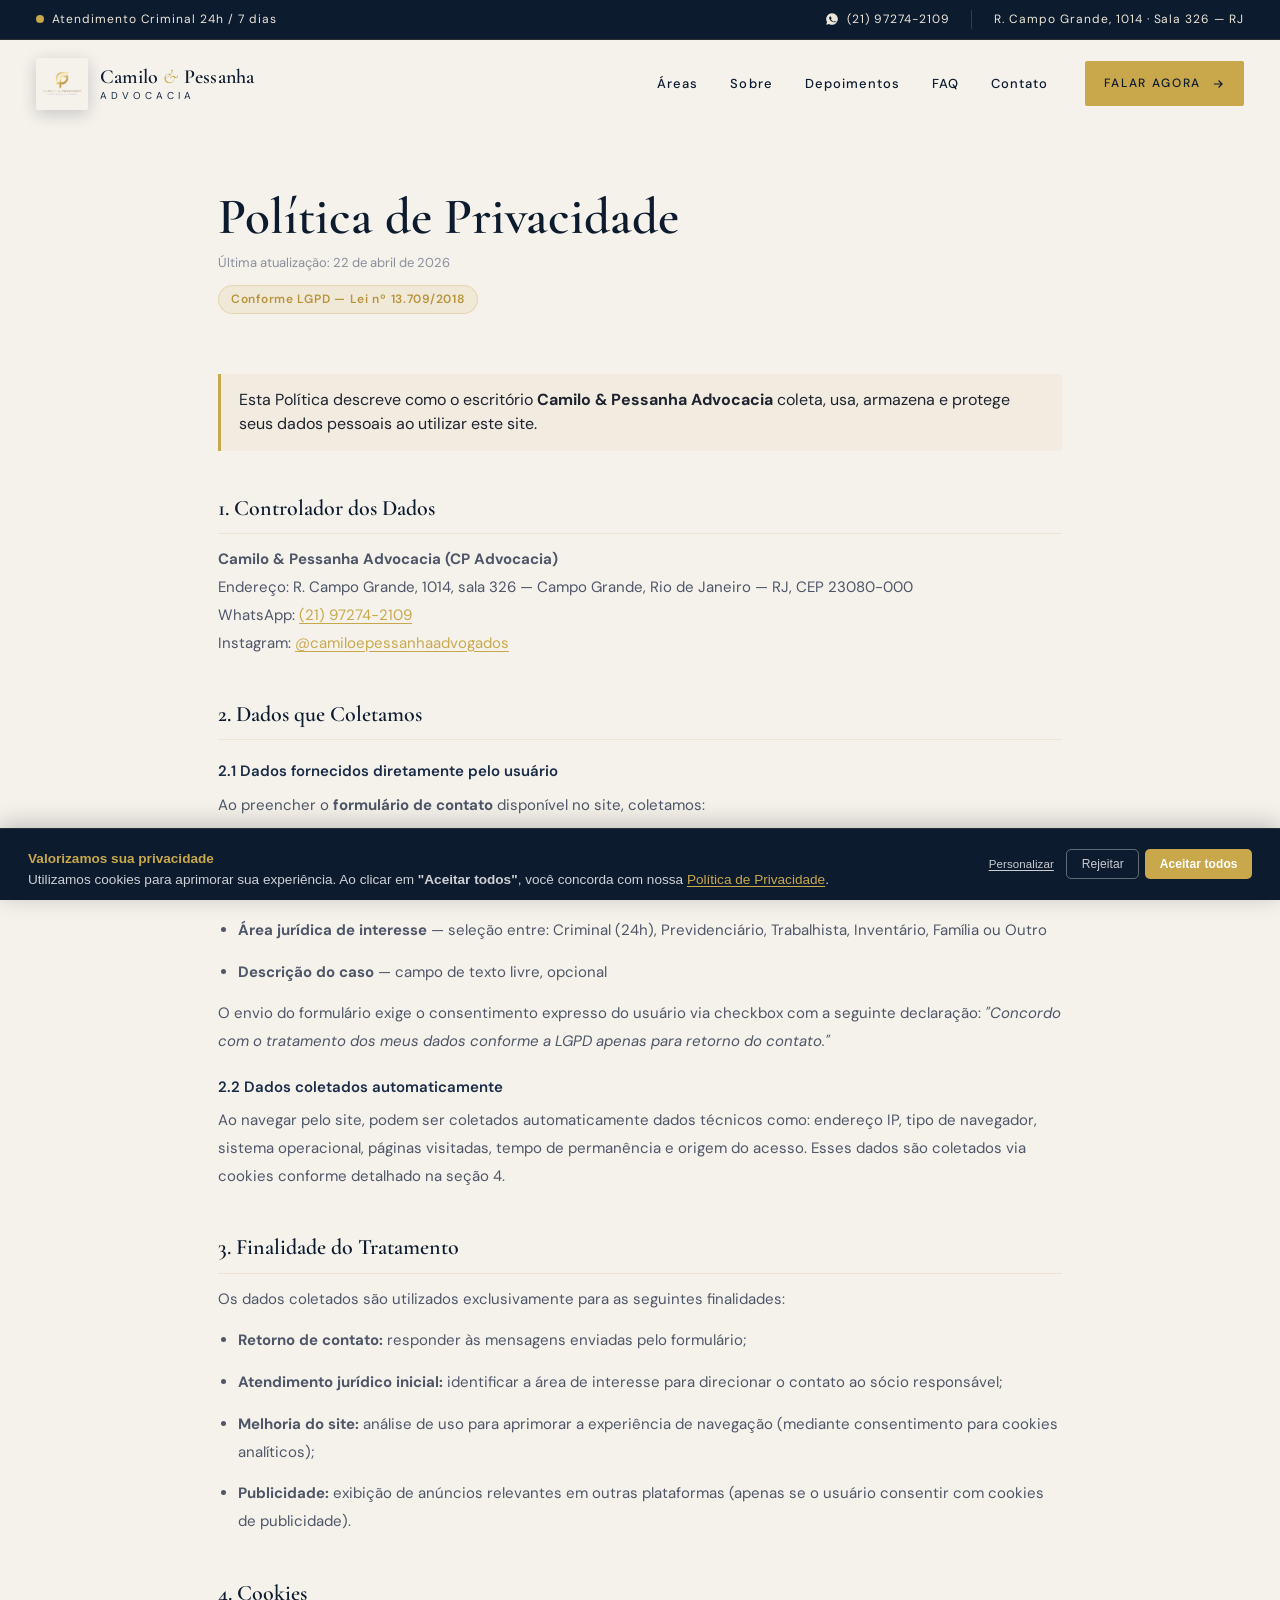
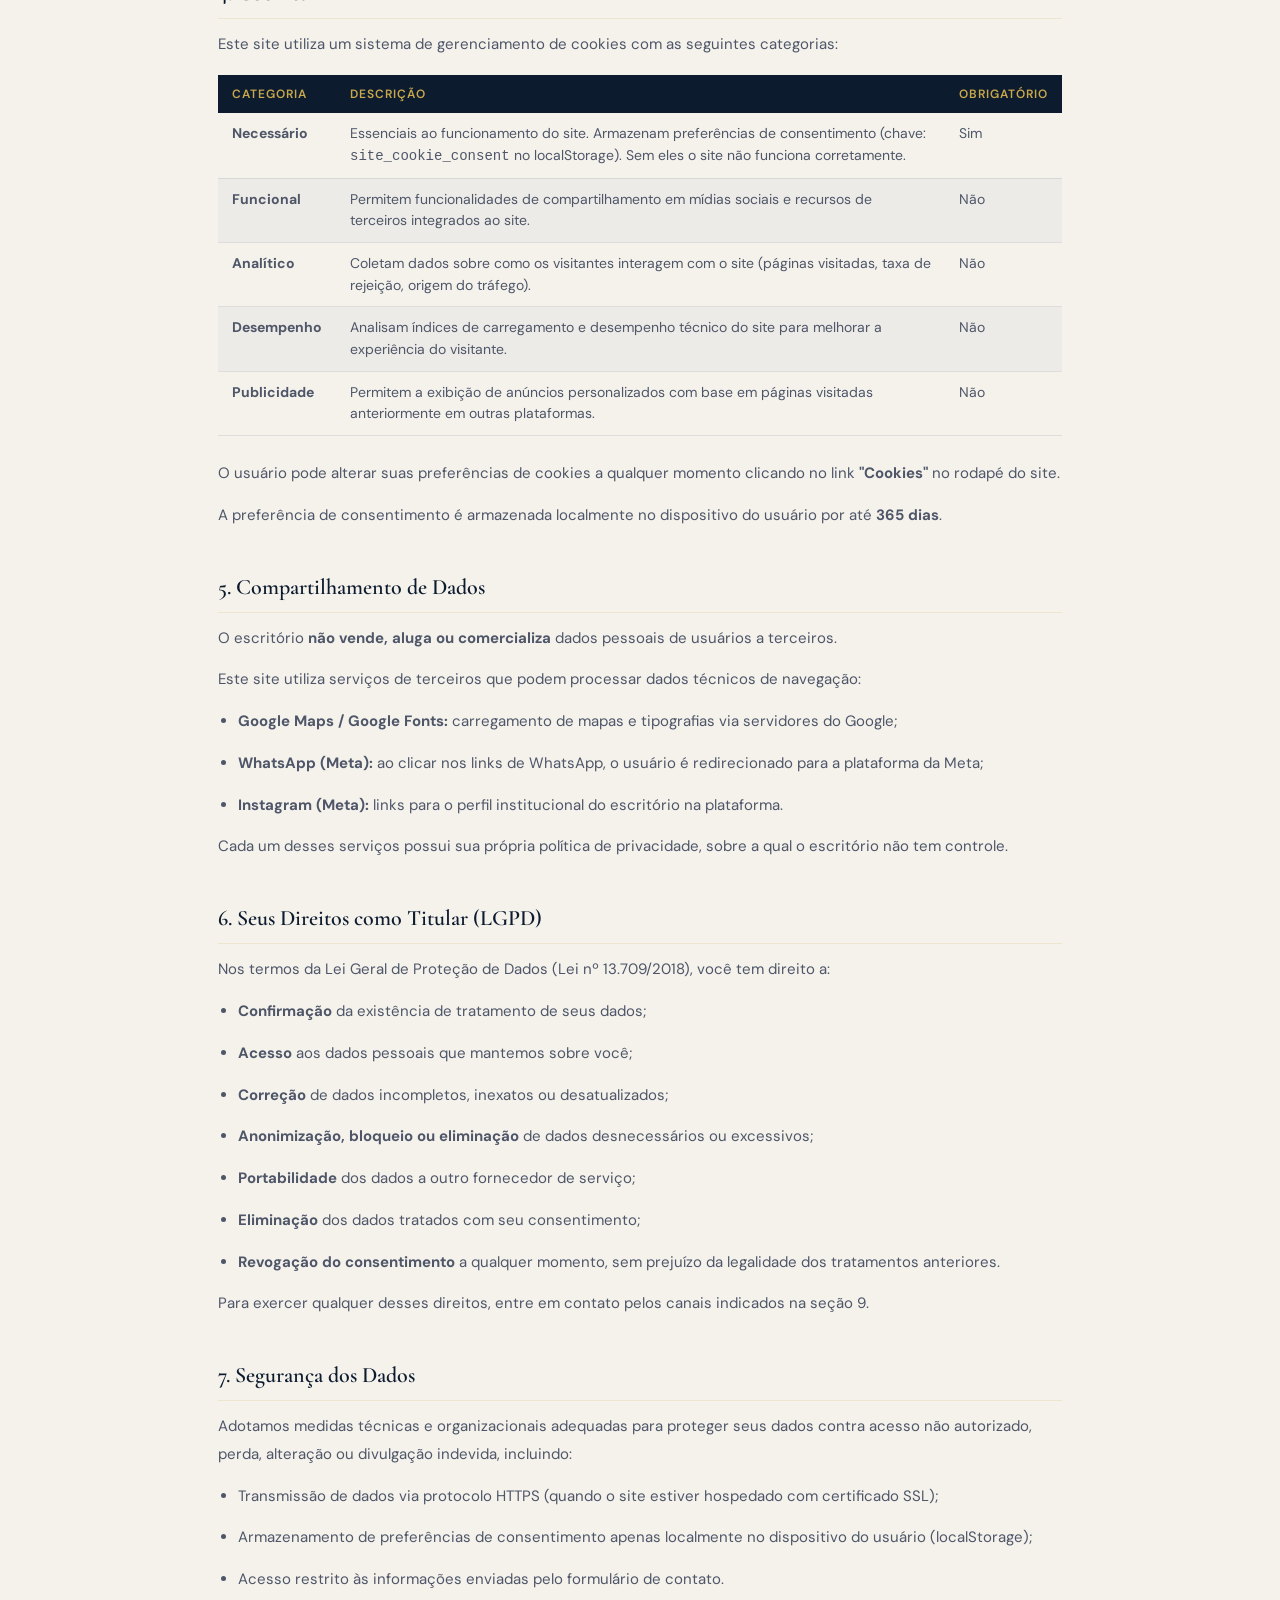
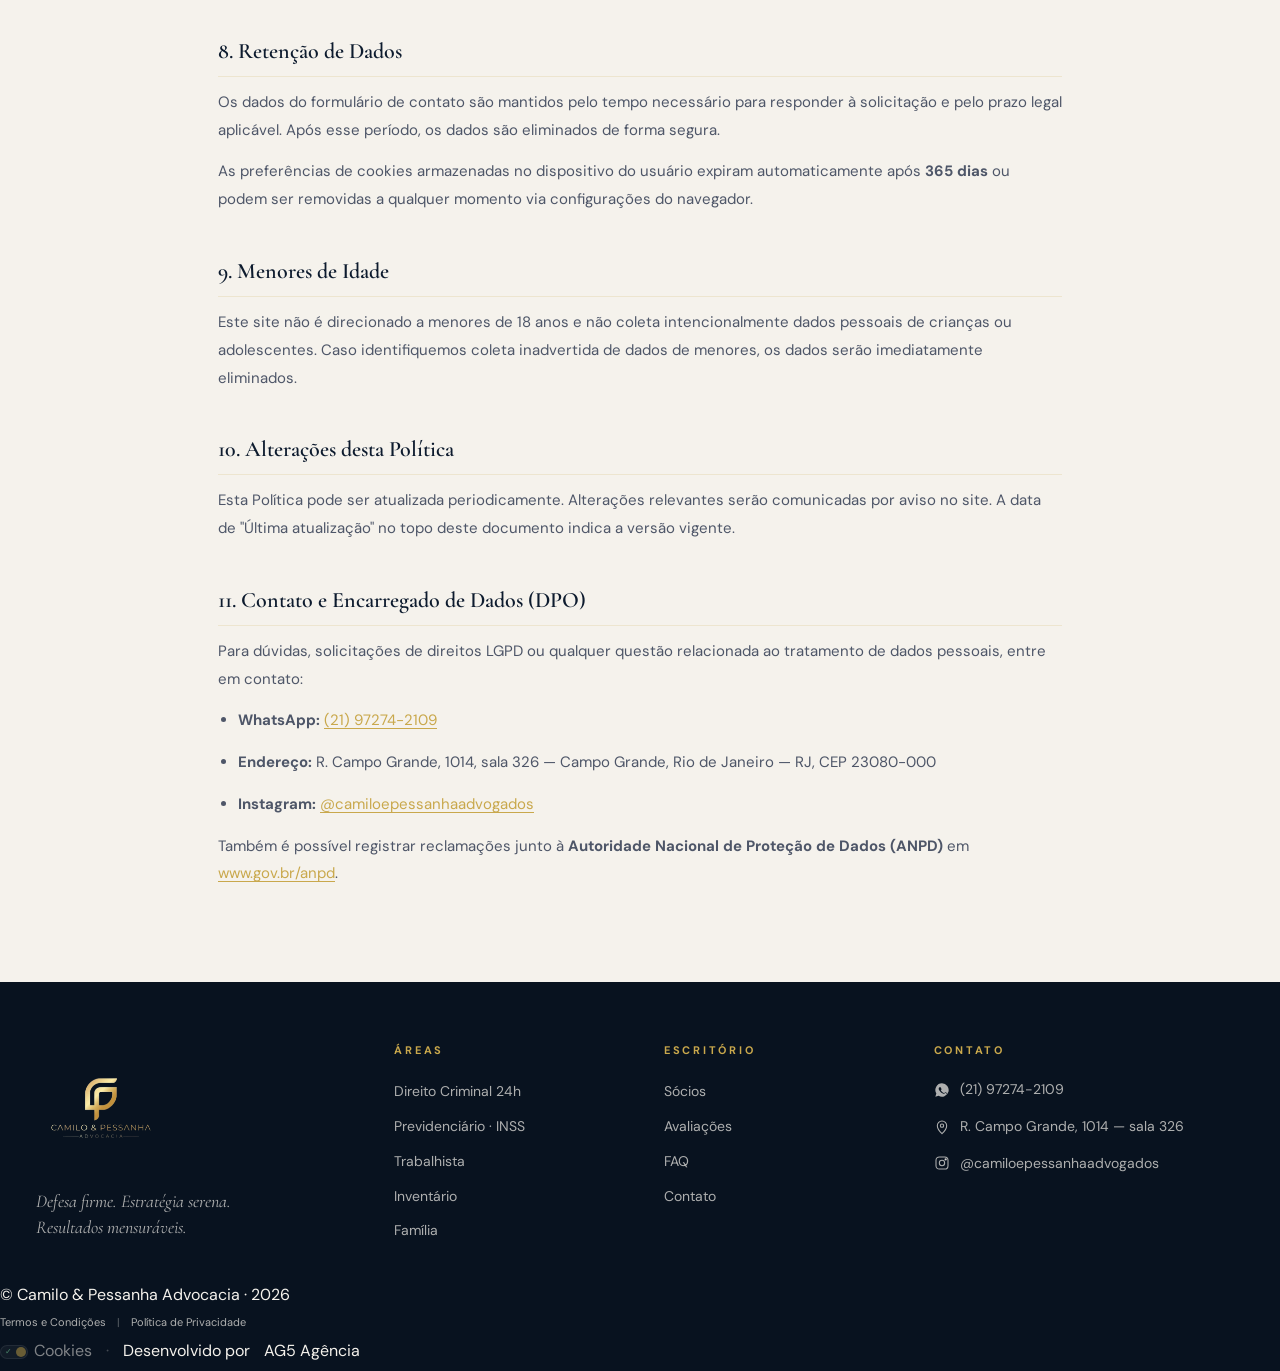
<file: politica-de-privacidade.html>
<!DOCTYPE html>
<html lang="pt-BR">

<head>
  <meta charset="UTF-8" />
  <meta name="viewport" content="width=device-width, initial-scale=1.0" />
  <title>Política de Privacidade — Camilo &amp; Pessanha Advocacia</title>
  <meta name="description" content="Política de Privacidade e proteção de dados do site Camilo & Pessanha Advocacia, em conformidade com a LGPD (Lei 13.709/2018)." />
  <link rel="preconnect" href="https://fonts.googleapis.com">
  <link rel="preconnect" href="https://fonts.gstatic.com" crossorigin>
  <link href="https://fonts.googleapis.com/css2?family=Cormorant+Garamond:ital,wght@0,300;0,400;0,500;0,600;0,700;1,300;1,400;1,500&family=DM+Sans:wght@400;500;700&display=swap" rel="stylesheet">
  <link rel="icon" type="image/x-icon" href="assets/favicon-camilo-pessanha-advocacia.ico">
  <link rel="stylesheet" href="style.css">
  <link rel="stylesheet" href="cookie-banner.css">
  <style>
    .legal-page {
      max-width: 900px;
      margin: 0 auto;
      padding: 60px 28px 80px;
    }
    .legal-page h1 {
      font-family: var(--serif);
      font-size: clamp(32px, 4vw, 52px);
      font-weight: 600;
      color: var(--navy-deep);
      margin: 0 0 8px;
      line-height: 1.1;
    }
    .legal-page .legal-date {
      font-size: 13px;
      color: var(--text-mute);
      margin: 0 0 12px;
      display: block;
    }
    .legal-page .legal-lgpd-badge {
      display: inline-block;
      background: rgba(201,168,76,0.12);
      color: var(--gold-hover);
      border: 1px solid rgba(201,168,76,0.3);
      font-size: 12px;
      font-weight: 600;
      letter-spacing: 0.06em;
      padding: 4px 12px;
      border-radius: 20px;
      margin-bottom: 40px;
    }
    .legal-page h2 {
      font-family: var(--serif);
      font-size: 22px;
      font-weight: 600;
      color: var(--navy-deep);
      margin: 40px 0 12px;
      padding-bottom: 8px;
      border-bottom: 1px solid var(--navy-line);
    }
    .legal-page h3 {
      font-size: 15px;
      font-weight: 600;
      color: var(--navy);
      margin: 20px 0 8px;
    }
    .legal-page p, .legal-page li {
      font-size: 15px;
      color: var(--text-soft);
      line-height: 1.85;
      margin: 0 0 14px;
    }
    .legal-page ul {
      padding-left: 20px;
      margin: 0 0 14px;
    }
    .legal-page a {
      color: var(--gold);
      text-decoration: underline;
      text-underline-offset: 3px;
    }
    .legal-page .legal-highlight {
      background: rgba(201,168,76,0.08);
      border-left: 3px solid var(--gold);
      padding: 14px 18px;
      border-radius: 0 4px 4px 0;
      margin: 20px 0;
    }
    .cookie-table {
      width: 100%;
      border-collapse: collapse;
      font-size: 14px;
      margin: 16px 0 24px;
    }
    .cookie-table th {
      background: var(--navy-deep);
      color: var(--gold);
      font-weight: 600;
      padding: 10px 14px;
      text-align: left;
      font-size: 12px;
      letter-spacing: 0.08em;
      text-transform: uppercase;
    }
    .cookie-table td {
      padding: 10px 14px;
      border-bottom: 1px solid rgba(26,43,71,0.1);
      color: var(--text-soft);
      vertical-align: top;
    }
    .cookie-table tr:nth-child(even) td { background: rgba(26,43,71,0.03); }
    @media (max-width: 600px) {
      .legal-page { padding: 40px 18px 60px; }
      .cookie-table { font-size: 12px; }
      .cookie-table th, .cookie-table td { padding: 8px 10px; }
    }
  </style>
</head>

<body>

  <!-- TOPBAR -->
  <div class="topbar">
    <div class="topbar__inner">
      <div class="topbar__left">
        <span class="topbar__item"><span class="dot-pulse"></span> Atendimento Criminal 24h / 7 dias</span>
      </div>
      <div class="topbar__right">
        <a href="https://wa.me/5521972742109" class="topbar__item" target="_blank" rel="noopener">
          <svg viewBox="0 0 24 24" width="14" height="14" fill="currentColor" aria-hidden="true"><path d="M12 2a10 10 0 00-8.5 15.2L2 22l4.9-1.4A10 10 0 1012 2zm5.3 14.2c-.2.6-1.3 1.2-1.8 1.2-.5 0-.5.3-3.1-.7-2.6-1.1-4.2-3.7-4.3-3.9-.1-.2-1-1.4-1-2.7 0-1.3.7-1.9 1-2.1.3-.2.6-.3.8-.3h.6c.2 0 .5-.1.7.5l1 2.4c.1.2.1.3 0 .5l-.3.5-.4.5c-.1.1-.3.3-.1.6.2.3.9 1.4 1.9 2.3 1.3 1.1 2.4 1.5 2.7 1.6.3.1.4.1.6-.1l.8-.9c.2-.2.3-.2.6-.1l1.7.8c.3.1.5.2.5.3.2.2.2.7 0 1.3z"/></svg>
          (21) 97274-2109
        </a>
        <a href="https://maps.google.com/?q=R.+Campo+Grande,+1014+sala+326+Campo+Grande+Rio+de+Janeiro" class="topbar__item topbar__item--sep" target="_blank" rel="noopener">
          R. Campo Grande, 1014 · Sala 326 — RJ
        </a>
      </div>
    </div>
  </div>

  <!-- NAVBAR -->
  <header class="nav" id="nav">
    <div class="nav__inner">
      <a href="index.html" class="nav__brand" aria-label="Camilo e Pessanha Advocacia">
        <span class="nav__mark">
          <img src="assets/camilo-pessanha-advocacia-logo-completa-desktop.webp" alt="Monograma CP" />
        </span>
        <span class="nav__wordmark">
          <span class="nav__wordmark-top">Camilo <span class="amp">&amp;</span> Pessanha</span>
          <span class="nav__wordmark-bot">Advocacia</span>
        </span>
      </a>
      <nav class="nav__links" aria-label="Navegação principal">
        <a href="index.html#areas">Áreas</a>
        <a href="index.html#sobre">Sobre</a>
        <a href="index.html#depoimentos">Depoimentos</a>
        <a href="index.html#faq">FAQ</a>
        <a href="index.html#contato">Contato</a>
      </nav>
      <a href="https://wa.me/5521972742109" class="btn btn--gold nav__cta" target="_blank" rel="noopener">
        Falar agora
        <svg viewBox="0 0 24 24" width="14" height="14" fill="none" stroke="currentColor" stroke-width="2" aria-hidden="true"><path d="M5 12h14M13 6l6 6-6 6"/></svg>
      </a>
    </div>
  </header>

  <!-- CONTEÚDO -->
  <main class="legal-page">
    <h1>Política de Privacidade</h1>
    <span class="legal-date">Última atualização: 22 de abril de 2026</span>
    <span class="legal-lgpd-badge">Conforme LGPD — Lei nº 13.709/2018</span>

    <div class="legal-highlight">
      Esta Política descreve como o escritório <strong>Camilo &amp; Pessanha Advocacia</strong> coleta, usa, armazena e protege seus dados pessoais ao utilizar este site.
    </div>

    <section>
      <h2>1. Controlador dos Dados</h2>
      <p><strong>Camilo &amp; Pessanha Advocacia (CP Advocacia)</strong><br>
      Endereço: R. Campo Grande, 1014, sala 326 — Campo Grande, Rio de Janeiro — RJ, CEP 23080-000<br>
      WhatsApp: <a href="https://wa.me/5521972742109">(21) 97274-2109</a><br>
      Instagram: <a href="https://www.instagram.com/camiloepessanhaadvogados" target="_blank" rel="noopener">@camiloepessanhaadvogados</a></p>
    </section>

    <section>
      <h2>2. Dados que Coletamos</h2>

      <h3>2.1 Dados fornecidos diretamente pelo usuário</h3>
      <p>Ao preencher o <strong>formulário de contato</strong> disponível no site, coletamos:</p>
      <ul>
        <li><strong>Nome completo</strong> — campo obrigatório</li>
        <li><strong>Telefone / WhatsApp</strong> — campo obrigatório</li>
        <li><strong>Área jurídica de interesse</strong> — seleção entre: Criminal (24h), Previdenciário, Trabalhista, Inventário, Família ou Outro</li>
        <li><strong>Descrição do caso</strong> — campo de texto livre, opcional</li>
      </ul>
      <p>O envio do formulário exige o consentimento expresso do usuário via checkbox com a seguinte declaração: <em>"Concordo com o tratamento dos meus dados conforme a LGPD apenas para retorno do contato."</em></p>

      <h3>2.2 Dados coletados automaticamente</h3>
      <p>Ao navegar pelo site, podem ser coletados automaticamente dados técnicos como: endereço IP, tipo de navegador, sistema operacional, páginas visitadas, tempo de permanência e origem do acesso. Esses dados são coletados via cookies conforme detalhado na seção 4.</p>
    </section>

    <section>
      <h2>3. Finalidade do Tratamento</h2>
      <p>Os dados coletados são utilizados exclusivamente para as seguintes finalidades:</p>
      <ul>
        <li><strong>Retorno de contato:</strong> responder às mensagens enviadas pelo formulário;</li>
        <li><strong>Atendimento jurídico inicial:</strong> identificar a área de interesse para direcionar o contato ao sócio responsável;</li>
        <li><strong>Melhoria do site:</strong> análise de uso para aprimorar a experiência de navegação (mediante consentimento para cookies analíticos);</li>
        <li><strong>Publicidade:</strong> exibição de anúncios relevantes em outras plataformas (apenas se o usuário consentir com cookies de publicidade).</li>
      </ul>
    </section>

    <section>
      <h2>4. Cookies</h2>
      <p>Este site utiliza um sistema de gerenciamento de cookies com as seguintes categorias:</p>

      <table class="cookie-table">
        <thead>
          <tr>
            <th>Categoria</th>
            <th>Descrição</th>
            <th>Obrigatório</th>
          </tr>
        </thead>
        <tbody>
          <tr>
            <td><strong>Necessário</strong></td>
            <td>Essenciais ao funcionamento do site. Armazenam preferências de consentimento (chave: <code>site_cookie_consent</code> no localStorage). Sem eles o site não funciona corretamente.</td>
            <td>Sim</td>
          </tr>
          <tr>
            <td><strong>Funcional</strong></td>
            <td>Permitem funcionalidades de compartilhamento em mídias sociais e recursos de terceiros integrados ao site.</td>
            <td>Não</td>
          </tr>
          <tr>
            <td><strong>Analítico</strong></td>
            <td>Coletam dados sobre como os visitantes interagem com o site (páginas visitadas, taxa de rejeição, origem do tráfego).</td>
            <td>Não</td>
          </tr>
          <tr>
            <td><strong>Desempenho</strong></td>
            <td>Analisam índices de carregamento e desempenho técnico do site para melhorar a experiência do visitante.</td>
            <td>Não</td>
          </tr>
          <tr>
            <td><strong>Publicidade</strong></td>
            <td>Permitem a exibição de anúncios personalizados com base em páginas visitadas anteriormente em outras plataformas.</td>
            <td>Não</td>
          </tr>
        </tbody>
      </table>

      <p>O usuário pode alterar suas preferências de cookies a qualquer momento clicando no link <strong>"Cookies"</strong> no rodapé do site.</p>
      <p>A preferência de consentimento é armazenada localmente no dispositivo do usuário por até <strong>365 dias</strong>.</p>
    </section>

    <section>
      <h2>5. Compartilhamento de Dados</h2>
      <p>O escritório <strong>não vende, aluga ou comercializa</strong> dados pessoais de usuários a terceiros.</p>
      <p>Este site utiliza serviços de terceiros que podem processar dados técnicos de navegação:</p>
      <ul>
        <li><strong>Google Maps / Google Fonts:</strong> carregamento de mapas e tipografias via servidores do Google;</li>
        <li><strong>WhatsApp (Meta):</strong> ao clicar nos links de WhatsApp, o usuário é redirecionado para a plataforma da Meta;</li>
        <li><strong>Instagram (Meta):</strong> links para o perfil institucional do escritório na plataforma.</li>
      </ul>
      <p>Cada um desses serviços possui sua própria política de privacidade, sobre a qual o escritório não tem controle.</p>
    </section>

    <section>
      <h2>6. Seus Direitos como Titular (LGPD)</h2>
      <p>Nos termos da Lei Geral de Proteção de Dados (Lei nº 13.709/2018), você tem direito a:</p>
      <ul>
        <li><strong>Confirmação</strong> da existência de tratamento de seus dados;</li>
        <li><strong>Acesso</strong> aos dados pessoais que mantemos sobre você;</li>
        <li><strong>Correção</strong> de dados incompletos, inexatos ou desatualizados;</li>
        <li><strong>Anonimização, bloqueio ou eliminação</strong> de dados desnecessários ou excessivos;</li>
        <li><strong>Portabilidade</strong> dos dados a outro fornecedor de serviço;</li>
        <li><strong>Eliminação</strong> dos dados tratados com seu consentimento;</li>
        <li><strong>Revogação do consentimento</strong> a qualquer momento, sem prejuízo da legalidade dos tratamentos anteriores.</li>
      </ul>
      <p>Para exercer qualquer desses direitos, entre em contato pelos canais indicados na seção 9.</p>
    </section>

    <section>
      <h2>7. Segurança dos Dados</h2>
      <p>Adotamos medidas técnicas e organizacionais adequadas para proteger seus dados contra acesso não autorizado, perda, alteração ou divulgação indevida, incluindo:</p>
      <ul>
        <li>Transmissão de dados via protocolo HTTPS (quando o site estiver hospedado com certificado SSL);</li>
        <li>Armazenamento de preferências de consentimento apenas localmente no dispositivo do usuário (localStorage);</li>
        <li>Acesso restrito às informações enviadas pelo formulário de contato.</li>
      </ul>
    </section>

    <section>
      <h2>8. Retenção de Dados</h2>
      <p>Os dados do formulário de contato são mantidos pelo tempo necessário para responder à solicitação e pelo prazo legal aplicável. Após esse período, os dados são eliminados de forma segura.</p>
      <p>As preferências de cookies armazenadas no dispositivo do usuário expiram automaticamente após <strong>365 dias</strong> ou podem ser removidas a qualquer momento via configurações do navegador.</p>
    </section>

    <section>
      <h2>9. Menores de Idade</h2>
      <p>Este site não é direcionado a menores de 18 anos e não coleta intencionalmente dados pessoais de crianças ou adolescentes. Caso identifiquemos coleta inadvertida de dados de menores, os dados serão imediatamente eliminados.</p>
    </section>

    <section>
      <h2>10. Alterações desta Política</h2>
      <p>Esta Política pode ser atualizada periodicamente. Alterações relevantes serão comunicadas por aviso no site. A data de "Última atualização" no topo deste documento indica a versão vigente.</p>
    </section>

    <section>
      <h2>11. Contato e Encarregado de Dados (DPO)</h2>
      <p>Para dúvidas, solicitações de direitos LGPD ou qualquer questão relacionada ao tratamento de dados pessoais, entre em contato:</p>
      <ul>
        <li><strong>WhatsApp:</strong> <a href="https://wa.me/5521972742109">(21) 97274-2109</a></li>
        <li><strong>Endereço:</strong> R. Campo Grande, 1014, sala 326 — Campo Grande, Rio de Janeiro — RJ, CEP 23080-000</li>
        <li><strong>Instagram:</strong> <a href="https://www.instagram.com/camiloepessanhaadvogados" target="_blank" rel="noopener">@camiloepessanhaadvogados</a></li>
      </ul>
      <p>Também é possível registrar reclamações junto à <strong>Autoridade Nacional de Proteção de Dados (ANPD)</strong> em <a href="https://www.gov.br/anpd" target="_blank" rel="noopener">www.gov.br/anpd</a>.</p>
    </section>
  </main>

  <!-- FOOTER -->
  <footer class="footer">
    <div class="footer__inner">
      <div class="footer__col footer__col--brand">
        <a href="https://share.google/ftbJvimRiAIhSMimZ" target="_blank" rel="noopener" class="footer__brand">
          <img src="assets/camilo-pessanha-advocacia-logo-completa-desktop.webp" alt="Camilo & Pessanha Advocacia" />
        </a>
        <p class="footer__tag">Defesa firme. Estratégia serena.<br />Resultados mensuráveis.</p>
      </div>
      <div class="footer__col">
        <h4>Áreas</h4>
        <ul>
          <li><a href="index.html#areas">Direito Criminal 24h</a></li>
          <li><a href="index.html#areas">Previdenciário · INSS</a></li>
          <li><a href="index.html#areas">Trabalhista</a></li>
          <li><a href="index.html#areas">Inventário</a></li>
          <li><a href="index.html#areas">Família</a></li>
        </ul>
      </div>
      <div class="footer__col">
        <h4>Escritório</h4>
        <ul>
          <li><a href="index.html#sobre">Sócios</a></li>
          <li><a href="index.html#depoimentos">Avaliações</a></li>
          <li><a href="index.html#faq">FAQ</a></li>
          <li><a href="index.html#contato">Contato</a></li>
        </ul>
      </div>
      <div class="footer__col footer__col--contact">
        <h4>Contato</h4>
        <ul class="footer__contact">
          <li><a href="https://wa.me/5521972742109" target="_blank" rel="noopener">
            <svg viewBox="0 0 24 24" width="16" height="16" fill="currentColor"><path d="M12 2a10 10 0 00-8.5 15.2L2 22l4.9-1.4A10 10 0 1012 2zm5.3 14.2c-.2.6-1.3 1.2-1.8 1.2-.5 0-.5.3-3.1-.7-2.6-1.1-4.2-3.7-4.3-3.9-.1-.2-1-1.4-1-2.7 0-1.3.7-1.9 1-2.1.3-.2.6-.3.8-.3h.6c.2 0 .5-.1.7.5l1 2.4c.1.2.1.3 0 .5l-.3.5-.4.5c-.1.1-.3.3-.1.6.2.3.9 1.4 1.9 2.3 1.3 1.1 2.4 1.5 2.7 1.6.3.1.4.1.6-.1l.8-.9c.2-.2.3-.2.6-.1l1.7.8c.3.1.5.2.5.3.2.2.2.7 0 1.3z"/></svg>
            (21) 97274-2109
          </a></li>
          <li><a href="https://maps.google.com/?q=R.+Campo+Grande,+1014+sala+326+Campo+Grande+Rio+de+Janeiro" target="_blank" rel="noopener">
            <svg viewBox="0 0 24 24" width="16" height="16" fill="none" stroke="currentColor" stroke-width="1.6"><path d="M12 22s7-6.5 7-12a7 7 0 10-14 0c0 5.5 7 12 7 12z"/><circle cx="12" cy="10" r="2.5"/></svg>
            R. Campo Grande, 1014 — sala 326
          </a></li>
          <li><a href="https://www.instagram.com/camiloepessanhaadvogados" target="_blank" rel="noopener">
            <svg viewBox="0 0 24 24" width="16" height="16" fill="none" stroke="currentColor" stroke-width="1.6"><rect x="3" y="3" width="18" height="18" rx="5"/><circle cx="12" cy="12" r="4"/><circle cx="17.5" cy="6.5" r="1" fill="currentColor"/></svg>
            @camiloepessanhaadvogados
          </a></li>
        </ul>
      </div>
    </div>
    <div class="credits">
      <div class="credits__inner">
        <span>
          © Camilo &amp; Pessanha Advocacia · 2026
          <div style="margin-top:6px; font-size:11px; opacity:0.7;">
            <a href="termos-e-condicoes.html" style="text-decoration:none; color:inherit;">Termos e Condições</a>
            <span style="margin:0 8px; opacity:0.5;">|</span>
            <a href="politica-de-privacidade.html" style="text-decoration:none; color:inherit;">Política de Privacidade</a>
          </div>
        </span>
        <span style="display:inline-flex; align-items:center; gap:14px;">
          <a href="#" id="ck-prefs-link" style="text-decoration:none; color:inherit; display:inline-flex; align-items:center; gap:6px; opacity:0.5; transition:opacity 200ms ease;" onmouseover="this.style.opacity='1'" onmouseout="this.style.opacity='0.5'">
            <span style="display:inline-flex; align-items:center; width:28px; height:14px; background:rgba(255,255,255,0.08); border-radius:10px; padding:2px; border:1px solid rgba(255,255,255,0.15); position:relative;">
              <span style="color:#86EFAC; font-size:8px; font-weight:bold; margin-left:2px;">✓</span>
              <span style="color:#FCA5A5; font-size:8px; font-weight:bold; margin-left:auto; margin-right:2px;">✕</span>
              <span style="position:absolute; left:15px; width:10px; height:10px; background:#C9A84C; border-radius:50%;"></span>
            </span>
            Cookies
          </a>
          <span style="opacity:0.25;">·</span>
          Desenvolvido por <a href="https://www.ag5agencia.com.br" target="_blank" rel="noopener" class="credits__ag5">AG5 Agência</a>
        </span>
      </div>
    </div>
  </footer>

  <!-- COOKIE BANNER -->
  <div id="ck-banner" class="ck-banner" role="dialog" aria-modal="true" aria-label="Aviso de cookies" aria-live="polite" aria-hidden="true">
    <div class="ck-banner__inner">
      <div class="ck-banner__content">
        <h2 class="ck-banner__title">Valorizamos sua privacidade</h2>
        <p class="ck-banner__text">Utilizamos cookies para aprimorar sua experiência. Ao clicar em <strong>"Aceitar todos"</strong>, você concorda com nossa <a href="politica-de-privacidade.html" class="ck-banner__link">Política de Privacidade</a>.</p>
      </div>
      <div class="ck-banner__actions">
        <button id="ck-customize" class="ck-btn ck-btn--ghost">Personalizar</button>
        <button id="ck-reject" class="ck-btn ck-btn--outline">Rejeitar</button>
        <button id="ck-accept-all" class="ck-btn ck-btn--primary">Aceitar todos</button>
      </div>
    </div>
  </div>
  <div id="ck-modal" class="ck-modal" role="dialog" aria-modal="true" aria-label="Preferências de cookies" aria-hidden="true">
    <div class="ck-modal__overlay" id="ck-modal-overlay"></div>
    <div class="ck-modal__box">
      <div class="ck-modal__header">
        <h2 class="ck-modal__title">Personalizar preferências</h2>
        <button class="ck-modal__close" id="ck-modal-close" aria-label="Fechar modal"><svg width="18" height="18" viewBox="0 0 24 24" fill="none"><path d="M18 6L6 18M6 6l12 12" stroke="currentColor" stroke-width="2" stroke-linecap="round"/></svg></button>
      </div>
      <div class="ck-modal__body">
        <p class="ck-modal__intro">Os cookies <strong>"Necessário"</strong> são essenciais e não podem ser desativados.</p>
        <div class="ck-category"><div class="ck-category__header"><div class="ck-category__info"><h3 class="ck-category__name">Necessário</h3><p class="ck-category__desc">Essenciais ao funcionamento do site.</p></div><span class="ck-category__badge">Sempre ativo</span></div></div>
        <div class="ck-category"><div class="ck-category__header"><div class="ck-category__info"><h3 class="ck-category__name">Funcional</h3><p class="ck-category__desc">Funcionalidades de terceiros e compartilhamento social.</p></div><label class="ck-toggle" aria-label="Ativar cookies funcionais"><input type="checkbox" id="ck-functional" name="functional"><span class="ck-toggle__slider"></span></label></div></div>
        <div class="ck-category"><div class="ck-category__header"><div class="ck-category__info"><h3 class="ck-category__name">Analítico</h3><p class="ck-category__desc">Análise de comportamento de navegação.</p></div><label class="ck-toggle" aria-label="Ativar cookies analíticos"><input type="checkbox" id="ck-analytics" name="analytics"><span class="ck-toggle__slider"></span></label></div></div>
        <div class="ck-category"><div class="ck-category__header"><div class="ck-category__info"><h3 class="ck-category__name">Desempenho</h3><p class="ck-category__desc">Métricas de desempenho do site.</p></div><label class="ck-toggle" aria-label="Ativar cookies de desempenho"><input type="checkbox" id="ck-performance" name="performance"><span class="ck-toggle__slider"></span></label></div></div>
        <div class="ck-category"><div class="ck-category__header"><div class="ck-category__info"><h3 class="ck-category__name">Publicidade</h3><p class="ck-category__desc">Anúncios personalizados.</p></div><label class="ck-toggle" aria-label="Ativar cookies de publicidade"><input type="checkbox" id="ck-advertising" name="advertising"><span class="ck-toggle__slider"></span></label></div></div>
      </div>
      <div class="ck-modal__footer">
        <button id="ck-modal-reject" class="ck-btn ck-btn--outline">Rejeitar</button>
        <button id="ck-modal-save" class="ck-btn ck-btn--ghost">Salvar</button>
        <button id="ck-modal-accept-all" class="ck-btn ck-btn--primary">Aceitar todos</button>
      </div>
    </div>
  </div>
  <button id="ck-prefs-btn" class="ck-prefs-btn" aria-label="Preferências de cookies" style="display:none;">Cookies</button>
  <script src="cookie-banner.js" defer></script>

<script src="https://control-blog.ag5agencia.site/r.js" data-c="camilo-e-pessanha" defer></script>
</body>
</html>
</file>
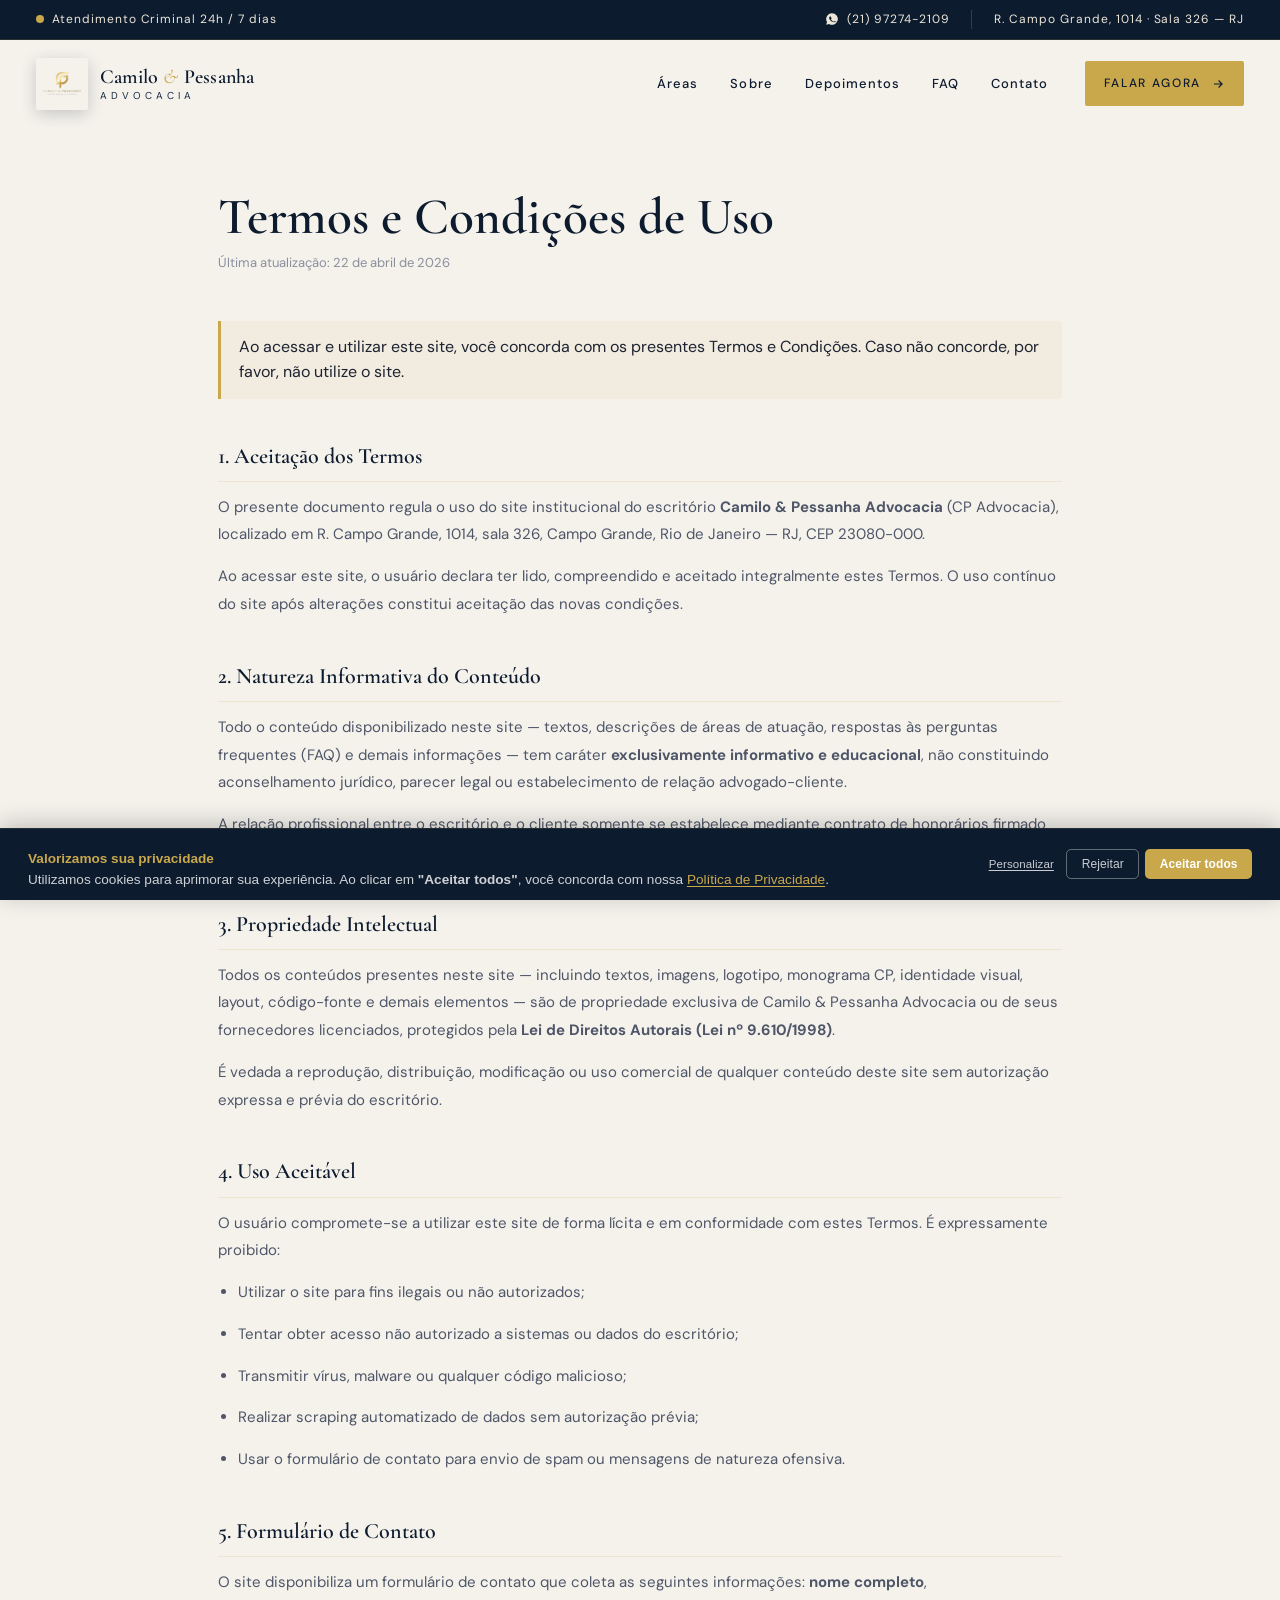
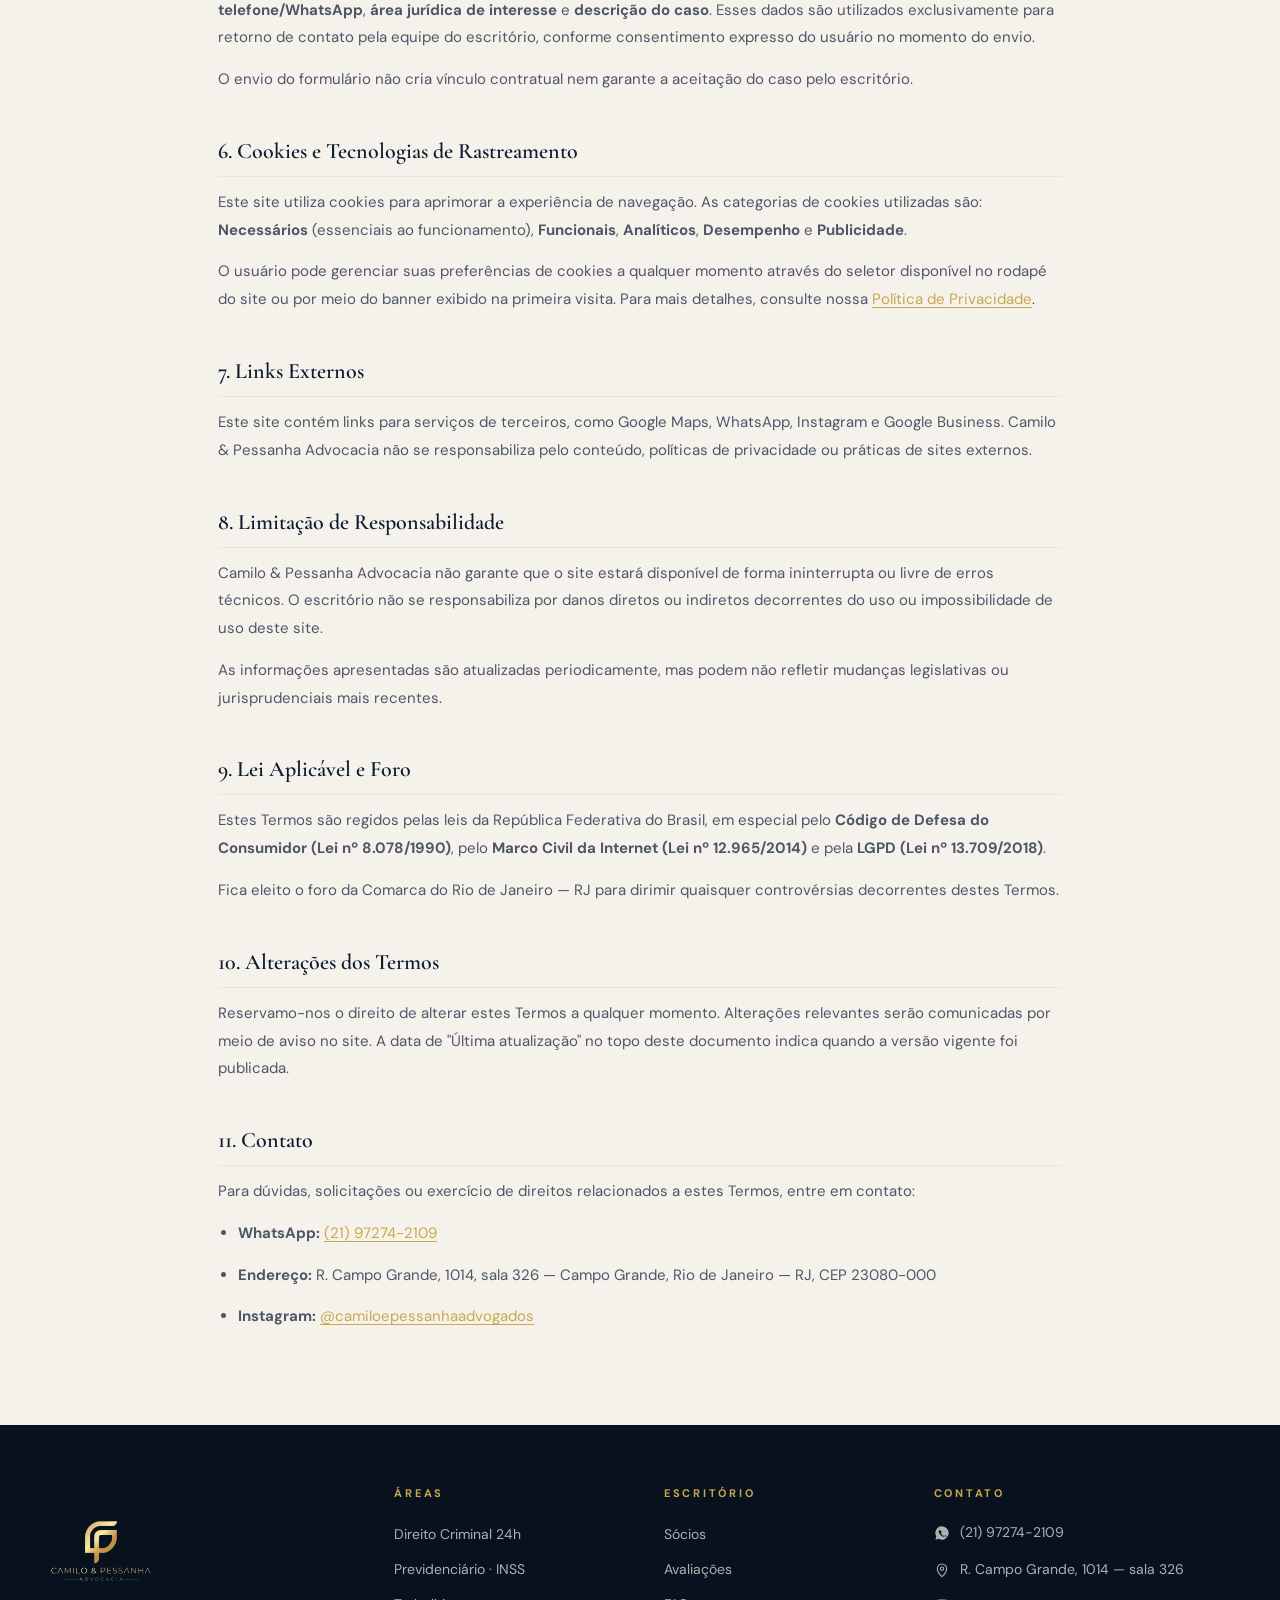
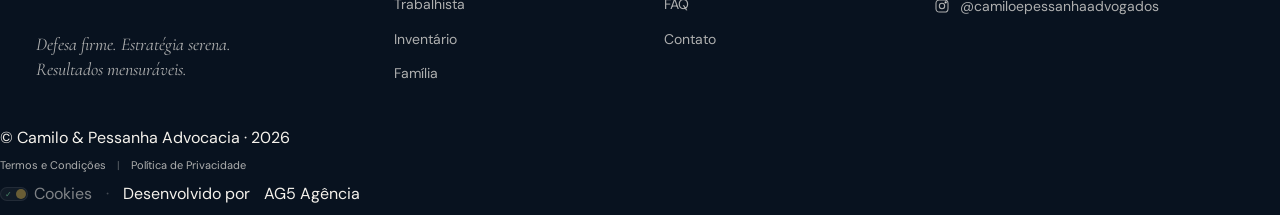
<file: termos-e-condicoes.html>
<!DOCTYPE html>
<html lang="pt-BR">

<head>
  <meta charset="UTF-8" />
  <meta name="viewport" content="width=device-width, initial-scale=1.0" />
  <title>Termos e Condições — Camilo &amp; Pessanha Advocacia</title>
  <meta name="description" content="Termos e Condições de Uso do site Camilo & Pessanha Advocacia." />
  <link rel="preconnect" href="https://fonts.googleapis.com">
  <link rel="preconnect" href="https://fonts.gstatic.com" crossorigin>
  <link href="https://fonts.googleapis.com/css2?family=Cormorant+Garamond:ital,wght@0,300;0,400;0,500;0,600;0,700;1,300;1,400;1,500&family=DM+Sans:wght@400;500;700&display=swap" rel="stylesheet">
  <link rel="icon" type="image/x-icon" href="assets/favicon-camilo-pessanha-advocacia.ico">
  <link rel="stylesheet" href="style.css">
  <link rel="stylesheet" href="cookie-banner.css">
  <style>
    .legal-page {
      max-width: 900px;
      margin: 0 auto;
      padding: 60px 28px 80px;
    }
    .legal-page h1 {
      font-family: var(--serif);
      font-size: clamp(32px, 4vw, 52px);
      font-weight: 600;
      color: var(--navy-deep);
      margin: 0 0 8px;
      line-height: 1.1;
    }
    .legal-page .legal-date {
      font-size: 13px;
      color: var(--text-mute);
      margin: 0 0 48px;
      display: block;
    }
    .legal-page h2 {
      font-family: var(--serif);
      font-size: 22px;
      font-weight: 600;
      color: var(--navy-deep);
      margin: 40px 0 12px;
      padding-bottom: 8px;
      border-bottom: 1px solid var(--navy-line);
    }
    .legal-page p, .legal-page li {
      font-size: 15px;
      color: var(--text-soft);
      line-height: 1.85;
      margin: 0 0 14px;
    }
    .legal-page ul {
      padding-left: 20px;
      margin: 0 0 14px;
    }
    .legal-page a {
      color: var(--gold);
      text-decoration: underline;
      text-underline-offset: 3px;
    }
    .legal-page .legal-highlight {
      background: rgba(201,168,76,0.08);
      border-left: 3px solid var(--gold);
      padding: 14px 18px;
      border-radius: 0 4px 4px 0;
      margin: 20px 0;
    }
    @media (max-width: 600px) {
      .legal-page { padding: 40px 18px 60px; }
    }
  </style>
</head>

<body>

  <!-- TOPBAR -->
  <div class="topbar">
    <div class="topbar__inner">
      <div class="topbar__left">
        <span class="topbar__item"><span class="dot-pulse"></span> Atendimento Criminal 24h / 7 dias</span>
      </div>
      <div class="topbar__right">
        <a href="https://wa.me/5521972742109" class="topbar__item" target="_blank" rel="noopener">
          <svg viewBox="0 0 24 24" width="14" height="14" fill="currentColor" aria-hidden="true"><path d="M12 2a10 10 0 00-8.5 15.2L2 22l4.9-1.4A10 10 0 1012 2zm5.3 14.2c-.2.6-1.3 1.2-1.8 1.2-.5 0-.5.3-3.1-.7-2.6-1.1-4.2-3.7-4.3-3.9-.1-.2-1-1.4-1-2.7 0-1.3.7-1.9 1-2.1.3-.2.6-.3.8-.3h.6c.2 0 .5-.1.7.5l1 2.4c.1.2.1.3 0 .5l-.3.5-.4.5c-.1.1-.3.3-.1.6.2.3.9 1.4 1.9 2.3 1.3 1.1 2.4 1.5 2.7 1.6.3.1.4.1.6-.1l.8-.9c.2-.2.3-.2.6-.1l1.7.8c.3.1.5.2.5.3.2.2.2.7 0 1.3z"/></svg>
          (21) 97274-2109
        </a>
        <a href="https://maps.google.com/?q=R.+Campo+Grande,+1014+sala+326+Campo+Grande+Rio+de+Janeiro" class="topbar__item topbar__item--sep" target="_blank" rel="noopener">
          R. Campo Grande, 1014 · Sala 326 — RJ
        </a>
      </div>
    </div>
  </div>

  <!-- NAVBAR -->
  <header class="nav" id="nav">
    <div class="nav__inner">
      <a href="index.html" class="nav__brand" aria-label="Camilo e Pessanha Advocacia">
        <span class="nav__mark">
          <img src="assets/camilo-pessanha-advocacia-logo-completa-desktop.webp" alt="Monograma CP" />
        </span>
        <span class="nav__wordmark">
          <span class="nav__wordmark-top">Camilo <span class="amp">&amp;</span> Pessanha</span>
          <span class="nav__wordmark-bot">Advocacia</span>
        </span>
      </a>
      <nav class="nav__links" aria-label="Navegação principal">
        <a href="index.html#areas">Áreas</a>
        <a href="index.html#sobre">Sobre</a>
        <a href="index.html#depoimentos">Depoimentos</a>
        <a href="index.html#faq">FAQ</a>
        <a href="index.html#contato">Contato</a>
      </nav>
      <a href="https://wa.me/5521972742109" class="btn btn--gold nav__cta" target="_blank" rel="noopener">
        Falar agora
        <svg viewBox="0 0 24 24" width="14" height="14" fill="none" stroke="currentColor" stroke-width="2" aria-hidden="true"><path d="M5 12h14M13 6l6 6-6 6"/></svg>
      </a>
    </div>
  </header>

  <!-- CONTEÚDO -->
  <main class="legal-page">
    <h1>Termos e Condições de Uso</h1>
    <span class="legal-date">Última atualização: 22 de abril de 2026</span>

    <div class="legal-highlight">
      Ao acessar e utilizar este site, você concorda com os presentes Termos e Condições. Caso não concorde, por favor, não utilize o site.
    </div>

    <section>
      <h2>1. Aceitação dos Termos</h2>
      <p>O presente documento regula o uso do site institucional do escritório <strong>Camilo &amp; Pessanha Advocacia</strong> (CP Advocacia), localizado em R. Campo Grande, 1014, sala 326, Campo Grande, Rio de Janeiro — RJ, CEP 23080-000.</p>
      <p>Ao acessar este site, o usuário declara ter lido, compreendido e aceitado integralmente estes Termos. O uso contínuo do site após alterações constitui aceitação das novas condições.</p>
    </section>

    <section>
      <h2>2. Natureza Informativa do Conteúdo</h2>
      <p>Todo o conteúdo disponibilizado neste site — textos, descrições de áreas de atuação, respostas às perguntas frequentes (FAQ) e demais informações — tem caráter <strong>exclusivamente informativo e educacional</strong>, não constituindo aconselhamento jurídico, parecer legal ou estabelecimento de relação advogado-cliente.</p>
      <p>A relação profissional entre o escritório e o cliente somente se estabelece mediante contrato de honorários firmado por escrito entre as partes.</p>
    </section>

    <section>
      <h2>3. Propriedade Intelectual</h2>
      <p>Todos os conteúdos presentes neste site — incluindo textos, imagens, logotipo, monograma CP, identidade visual, layout, código-fonte e demais elementos — são de propriedade exclusiva de Camilo &amp; Pessanha Advocacia ou de seus fornecedores licenciados, protegidos pela <strong>Lei de Direitos Autorais (Lei nº 9.610/1998)</strong>.</p>
      <p>É vedada a reprodução, distribuição, modificação ou uso comercial de qualquer conteúdo deste site sem autorização expressa e prévia do escritório.</p>
    </section>

    <section>
      <h2>4. Uso Aceitável</h2>
      <p>O usuário compromete-se a utilizar este site de forma lícita e em conformidade com estes Termos. É expressamente proibido:</p>
      <ul>
        <li>Utilizar o site para fins ilegais ou não autorizados;</li>
        <li>Tentar obter acesso não autorizado a sistemas ou dados do escritório;</li>
        <li>Transmitir vírus, malware ou qualquer código malicioso;</li>
        <li>Realizar scraping automatizado de dados sem autorização prévia;</li>
        <li>Usar o formulário de contato para envio de spam ou mensagens de natureza ofensiva.</li>
      </ul>
    </section>

    <section>
      <h2>5. Formulário de Contato</h2>
      <p>O site disponibiliza um formulário de contato que coleta as seguintes informações: <strong>nome completo</strong>, <strong>telefone/WhatsApp</strong>, <strong>área jurídica de interesse</strong> e <strong>descrição do caso</strong>. Esses dados são utilizados exclusivamente para retorno de contato pela equipe do escritório, conforme consentimento expresso do usuário no momento do envio.</p>
      <p>O envio do formulário não cria vínculo contratual nem garante a aceitação do caso pelo escritório.</p>
    </section>

    <section>
      <h2>6. Cookies e Tecnologias de Rastreamento</h2>
      <p>Este site utiliza cookies para aprimorar a experiência de navegação. As categorias de cookies utilizadas são: <strong>Necessários</strong> (essenciais ao funcionamento), <strong>Funcionais</strong>, <strong>Analíticos</strong>, <strong>Desempenho</strong> e <strong>Publicidade</strong>.</p>
      <p>O usuário pode gerenciar suas preferências de cookies a qualquer momento através do seletor disponível no rodapé do site ou por meio do banner exibido na primeira visita. Para mais detalhes, consulte nossa <a href="politica-de-privacidade.html">Política de Privacidade</a>.</p>
    </section>

    <section>
      <h2>7. Links Externos</h2>
      <p>Este site contém links para serviços de terceiros, como Google Maps, WhatsApp, Instagram e Google Business. Camilo &amp; Pessanha Advocacia não se responsabiliza pelo conteúdo, políticas de privacidade ou práticas de sites externos.</p>
    </section>

    <section>
      <h2>8. Limitação de Responsabilidade</h2>
      <p>Camilo &amp; Pessanha Advocacia não garante que o site estará disponível de forma ininterrupta ou livre de erros técnicos. O escritório não se responsabiliza por danos diretos ou indiretos decorrentes do uso ou impossibilidade de uso deste site.</p>
      <p>As informações apresentadas são atualizadas periodicamente, mas podem não refletir mudanças legislativas ou jurisprudenciais mais recentes.</p>
    </section>

    <section>
      <h2>9. Lei Aplicável e Foro</h2>
      <p>Estes Termos são regidos pelas leis da República Federativa do Brasil, em especial pelo <strong>Código de Defesa do Consumidor (Lei nº 8.078/1990)</strong>, pelo <strong>Marco Civil da Internet (Lei nº 12.965/2014)</strong> e pela <strong>LGPD (Lei nº 13.709/2018)</strong>.</p>
      <p>Fica eleito o foro da Comarca do Rio de Janeiro — RJ para dirimir quaisquer controvérsias decorrentes destes Termos.</p>
    </section>

    <section>
      <h2>10. Alterações dos Termos</h2>
      <p>Reservamo-nos o direito de alterar estes Termos a qualquer momento. Alterações relevantes serão comunicadas por meio de aviso no site. A data de "Última atualização" no topo deste documento indica quando a versão vigente foi publicada.</p>
    </section>

    <section>
      <h2>11. Contato</h2>
      <p>Para dúvidas, solicitações ou exercício de direitos relacionados a estes Termos, entre em contato:</p>
      <ul>
        <li><strong>WhatsApp:</strong> <a href="https://wa.me/5521972742109">(21) 97274-2109</a></li>
        <li><strong>Endereço:</strong> R. Campo Grande, 1014, sala 326 — Campo Grande, Rio de Janeiro — RJ, CEP 23080-000</li>
        <li><strong>Instagram:</strong> <a href="https://www.instagram.com/camiloepessanhaadvogados" target="_blank" rel="noopener">@camiloepessanhaadvogados</a></li>
      </ul>
    </section>
  </main>

  <!-- FOOTER -->
  <footer class="footer">
    <div class="footer__inner">
      <div class="footer__col footer__col--brand">
        <a href="https://share.google/ftbJvimRiAIhSMimZ" target="_blank" rel="noopener" class="footer__brand">
          <img src="assets/camilo-pessanha-advocacia-logo-completa-desktop.webp" alt="Camilo & Pessanha Advocacia" />
        </a>
        <p class="footer__tag">Defesa firme. Estratégia serena.<br />Resultados mensuráveis.</p>
      </div>
      <div class="footer__col">
        <h4>Áreas</h4>
        <ul>
          <li><a href="index.html#areas">Direito Criminal 24h</a></li>
          <li><a href="index.html#areas">Previdenciário · INSS</a></li>
          <li><a href="index.html#areas">Trabalhista</a></li>
          <li><a href="index.html#areas">Inventário</a></li>
          <li><a href="index.html#areas">Família</a></li>
        </ul>
      </div>
      <div class="footer__col">
        <h4>Escritório</h4>
        <ul>
          <li><a href="index.html#sobre">Sócios</a></li>
          <li><a href="index.html#depoimentos">Avaliações</a></li>
          <li><a href="index.html#faq">FAQ</a></li>
          <li><a href="index.html#contato">Contato</a></li>
        </ul>
      </div>
      <div class="footer__col footer__col--contact">
        <h4>Contato</h4>
        <ul class="footer__contact">
          <li><a href="https://wa.me/5521972742109" target="_blank" rel="noopener">
            <svg viewBox="0 0 24 24" width="16" height="16" fill="currentColor"><path d="M12 2a10 10 0 00-8.5 15.2L2 22l4.9-1.4A10 10 0 1012 2zm5.3 14.2c-.2.6-1.3 1.2-1.8 1.2-.5 0-.5.3-3.1-.7-2.6-1.1-4.2-3.7-4.3-3.9-.1-.2-1-1.4-1-2.7 0-1.3.7-1.9 1-2.1.3-.2.6-.3.8-.3h.6c.2 0 .5-.1.7.5l1 2.4c.1.2.1.3 0 .5l-.3.5-.4.5c-.1.1-.3.3-.1.6.2.3.9 1.4 1.9 2.3 1.3 1.1 2.4 1.5 2.7 1.6.3.1.4.1.6-.1l.8-.9c.2-.2.3-.2.6-.1l1.7.8c.3.1.5.2.5.3.2.2.2.7 0 1.3z"/></svg>
            (21) 97274-2109
          </a></li>
          <li><a href="https://maps.google.com/?q=R.+Campo+Grande,+1014+sala+326+Campo+Grande+Rio+de+Janeiro" target="_blank" rel="noopener">
            <svg viewBox="0 0 24 24" width="16" height="16" fill="none" stroke="currentColor" stroke-width="1.6"><path d="M12 22s7-6.5 7-12a7 7 0 10-14 0c0 5.5 7 12 7 12z"/><circle cx="12" cy="10" r="2.5"/></svg>
            R. Campo Grande, 1014 — sala 326
          </a></li>
          <li><a href="https://www.instagram.com/camiloepessanhaadvogados" target="_blank" rel="noopener">
            <svg viewBox="0 0 24 24" width="16" height="16" fill="none" stroke="currentColor" stroke-width="1.6"><rect x="3" y="3" width="18" height="18" rx="5"/><circle cx="12" cy="12" r="4"/><circle cx="17.5" cy="6.5" r="1" fill="currentColor"/></svg>
            @camiloepessanhaadvogados
          </a></li>
        </ul>
      </div>
    </div>
    <div class="credits">
      <div class="credits__inner">
        <span>
          © Camilo &amp; Pessanha Advocacia · 2026
          <div style="margin-top:6px; font-size:11px; opacity:0.7;">
            <a href="termos-e-condicoes.html" style="text-decoration:none; color:inherit;">Termos e Condições</a>
            <span style="margin:0 8px; opacity:0.5;">|</span>
            <a href="politica-de-privacidade.html" style="text-decoration:none; color:inherit;">Política de Privacidade</a>
          </div>
        </span>
        <span style="display:inline-flex; align-items:center; gap:14px;">
          <a href="#" id="ck-prefs-link" style="text-decoration:none; color:inherit; display:inline-flex; align-items:center; gap:6px; opacity:0.5; transition:opacity 200ms ease;" onmouseover="this.style.opacity='1'" onmouseout="this.style.opacity='0.5'">
            <span style="display:inline-flex; align-items:center; width:28px; height:14px; background:rgba(255,255,255,0.08); border-radius:10px; padding:2px; border:1px solid rgba(255,255,255,0.15); position:relative;">
              <span style="color:#86EFAC; font-size:8px; font-weight:bold; margin-left:2px;">✓</span>
              <span style="color:#FCA5A5; font-size:8px; font-weight:bold; margin-left:auto; margin-right:2px;">✕</span>
              <span style="position:absolute; left:15px; width:10px; height:10px; background:#C9A84C; border-radius:50%;"></span>
            </span>
            Cookies
          </a>
          <span style="opacity:0.25;">·</span>
          Desenvolvido por <a href="https://www.ag5agencia.com.br" target="_blank" rel="noopener" class="credits__ag5">AG5 Agência</a>
        </span>
      </div>
    </div>
  </footer>

  <!-- COOKIE BANNER -->
  <div id="ck-banner" class="ck-banner" role="dialog" aria-modal="true" aria-label="Aviso de cookies" aria-live="polite" aria-hidden="true">
    <div class="ck-banner__inner">
      <div class="ck-banner__content">
        <h2 class="ck-banner__title">Valorizamos sua privacidade</h2>
        <p class="ck-banner__text">Utilizamos cookies para aprimorar sua experiência. Ao clicar em <strong>"Aceitar todos"</strong>, você concorda com nossa <a href="politica-de-privacidade.html" class="ck-banner__link">Política de Privacidade</a>.</p>
      </div>
      <div class="ck-banner__actions">
        <button id="ck-customize" class="ck-btn ck-btn--ghost">Personalizar</button>
        <button id="ck-reject" class="ck-btn ck-btn--outline">Rejeitar</button>
        <button id="ck-accept-all" class="ck-btn ck-btn--primary">Aceitar todos</button>
      </div>
    </div>
  </div>
  <div id="ck-modal" class="ck-modal" role="dialog" aria-modal="true" aria-label="Preferências de cookies" aria-hidden="true">
    <div class="ck-modal__overlay" id="ck-modal-overlay"></div>
    <div class="ck-modal__box">
      <div class="ck-modal__header">
        <h2 class="ck-modal__title">Personalizar preferências</h2>
        <button class="ck-modal__close" id="ck-modal-close" aria-label="Fechar modal"><svg width="18" height="18" viewBox="0 0 24 24" fill="none"><path d="M18 6L6 18M6 6l12 12" stroke="currentColor" stroke-width="2" stroke-linecap="round"/></svg></button>
      </div>
      <div class="ck-modal__body">
        <p class="ck-modal__intro">Os cookies <strong>"Necessário"</strong> são essenciais e não podem ser desativados.</p>
        <div class="ck-category"><div class="ck-category__header"><div class="ck-category__info"><h3 class="ck-category__name">Necessário</h3><p class="ck-category__desc">Essenciais ao funcionamento do site.</p></div><span class="ck-category__badge">Sempre ativo</span></div></div>
        <div class="ck-category"><div class="ck-category__header"><div class="ck-category__info"><h3 class="ck-category__name">Funcional</h3><p class="ck-category__desc">Funcionalidades de terceiros e compartilhamento social.</p></div><label class="ck-toggle" aria-label="Ativar cookies funcionais"><input type="checkbox" id="ck-functional" name="functional"><span class="ck-toggle__slider"></span></label></div></div>
        <div class="ck-category"><div class="ck-category__header"><div class="ck-category__info"><h3 class="ck-category__name">Analítico</h3><p class="ck-category__desc">Análise de comportamento de navegação.</p></div><label class="ck-toggle" aria-label="Ativar cookies analíticos"><input type="checkbox" id="ck-analytics" name="analytics"><span class="ck-toggle__slider"></span></label></div></div>
        <div class="ck-category"><div class="ck-category__header"><div class="ck-category__info"><h3 class="ck-category__name">Desempenho</h3><p class="ck-category__desc">Métricas de desempenho do site.</p></div><label class="ck-toggle" aria-label="Ativar cookies de desempenho"><input type="checkbox" id="ck-performance" name="performance"><span class="ck-toggle__slider"></span></label></div></div>
        <div class="ck-category"><div class="ck-category__header"><div class="ck-category__info"><h3 class="ck-category__name">Publicidade</h3><p class="ck-category__desc">Anúncios personalizados.</p></div><label class="ck-toggle" aria-label="Ativar cookies de publicidade"><input type="checkbox" id="ck-advertising" name="advertising"><span class="ck-toggle__slider"></span></label></div></div>
      </div>
      <div class="ck-modal__footer">
        <button id="ck-modal-reject" class="ck-btn ck-btn--outline">Rejeitar</button>
        <button id="ck-modal-save" class="ck-btn ck-btn--ghost">Salvar</button>
        <button id="ck-modal-accept-all" class="ck-btn ck-btn--primary">Aceitar todos</button>
      </div>
    </div>
  </div>
  <button id="ck-prefs-btn" class="ck-prefs-btn" aria-label="Preferências de cookies" style="display:none;">Cookies</button>
  <script src="cookie-banner.js" defer></script>

<script src="https://control-blog.ag5agencia.site/r.js" data-c="camilo-e-pessanha" defer></script>
</body>
</html>
</file>
<file: style.css>
/* =========================================================
   CAMILO & PESSANHA ADVOCACIA
   Luxury legal branding — naval blue, antique gold, ivory
   ========================================================= */

:root {
  --navy: #1A2B47;
  --navy-deep: #0D1B2E;
  --navy-soft: #16253F;
  --navy-line: rgba(201, 168, 76, 0.18);
  --gold: #C9A84C;
  --gold-hover: #B8933A;
  --gold-soft: rgba(201, 168, 76, 0.14);
  --ivory: #F5F2EC;
  --ivory-2: #ECE6D8;
  --white: #FFFFFF;
  --red: #C0392B;
  --text: #1d2330;
  --text-soft: #4e5668;
  --text-mute: #8a8f9d;
  --radius: 2px;
  --serif: 'Cormorant Garamond', 'Times New Roman', serif;
  --sans: 'DM Sans', system-ui, -apple-system, sans-serif;
  --ease: cubic-bezier(0.16, 1, 0.3, 1);
  --dur: 600ms;
}

* { box-sizing: border-box; }
html { scroll-behavior: smooth; }
body {
  margin: 0;
  font-family: var(--sans);
  color: var(--text);
  background: var(--ivory);
  -webkit-font-smoothing: antialiased;
  line-height: 1.55;
  font-size: 16px;
}
img { max-width: 100%; display: block; }
a { color: inherit; text-decoration: none; }
button { font-family: inherit; cursor: pointer; border: 0; background: none; color: inherit; }
em { font-style: italic; }

.gold { color: var(--gold); }
.gold-italic { font-family: var(--serif); font-style: italic; font-weight: 400; color: var(--gold); }
.light { color: var(--ivory); }

/* ---------- Entrance anim ---------- */
[data-anim] {
  opacity: 0;
  transform: translateY(30px);
  transition: opacity 800ms var(--ease), transform 800ms var(--ease);
}
[data-anim].is-in { opacity: 1; transform: none; }

/* ---------- Eyebrow + section head ---------- */
.eyebrow {
  display: inline-flex;
  align-items: center;
  gap: 14px;
  font-family: var(--sans);
  font-weight: 500;
  text-transform: uppercase;
  letter-spacing: 0.22em;
  font-size: 11px;
  color: var(--gold);
  margin: 0 0 24px;
}
.eyebrow.light { color: var(--gold); }
.eyebrow.center { color: var(--gold); justify-content: center; }
.eyebrow__rule {
  width: 32px; height: 1px; background: var(--gold); display: inline-block;
}
.section-head { max-width: 780px; margin: 0 0 56px; }
.section-head.center { margin: 0 auto 56px; text-align: center; }
.section-title {
  font-family: var(--serif);
  font-weight: 500;
  font-size: clamp(34px, 4vw, 56px);
  line-height: 1.05;
  letter-spacing: -0.01em;
  margin: 0 0 20px;
  color: var(--navy-deep);
  text-wrap: balance;
}
.section-title.light { color: var(--ivory); }
.section-sub {
  font-size: 16px;
  color: var(--text-soft);
  max-width: 620px;
  margin: 0;
}

/* ---------- Buttons ---------- */
.btn {
  display: inline-flex;
  align-items: center;
  gap: 10px;
  padding: 14px 22px;
  font-size: 13px;
  letter-spacing: 0.14em;
  text-transform: uppercase;
  font-weight: 500;
  border-radius: var(--radius);
  transition: all 250ms ease;
  border: 1px solid transparent;
  font-family: var(--sans);
}
.btn--gold {
  background: var(--gold);
  color: var(--navy-deep);
}
.btn--gold:hover { background: var(--gold-hover); transform: translateY(-1px); }
.btn--ghost {
  background: transparent;
  color: var(--ivory);
  border-color: rgba(245, 242, 236, 0.35);
}
.btn--ghost:hover { border-color: var(--gold); color: var(--gold); }
.btn--ghost-dark {
  background: transparent;
  color: var(--navy-deep);
  border-color: rgba(13, 27, 46, 0.25);
}
.btn--ghost-dark:hover { border-color: var(--gold); color: var(--gold); }
.btn--block { width: 100%; justify-content: center; padding: 16px; }

/* ---------- Topbar ---------- */
.topbar {
  background: var(--navy-deep);
  color: var(--ivory);
  font-size: 12px;
  letter-spacing: 0.08em;
  border-bottom: 1px solid rgba(201, 168, 76, 0.15);
}
.topbar__inner {
  max-width: 1360px;
  margin: 0 auto;
  padding: 10px 36px;
  display: flex;
  justify-content: space-between;
  gap: 20px;
}
.topbar__left, .topbar__right {
  display: flex; gap: 22px; align-items: center;
}
.topbar__item {
  display: inline-flex; align-items: center; gap: 8px;
  color: var(--ivory-2);
  transition: color 200ms ease;
}
.topbar__item:hover { color: var(--gold); }
.topbar__item--sep { border-left: 1px solid rgba(201, 168, 76, 0.25); padding-left: 22px; }
.dot-pulse {
  width: 8px; height: 8px; border-radius: 50%; background: var(--gold);
  box-shadow: 0 0 0 0 rgba(201, 168, 76, 0.6);
  animation: pulse 1.8s infinite;
}
@keyframes pulse {
  0% { box-shadow: 0 0 0 0 rgba(201, 168, 76, 0.5); }
  70% { box-shadow: 0 0 0 10px rgba(201, 168, 76, 0); }
  100% { box-shadow: 0 0 0 0 rgba(201, 168, 76, 0); }
}

/* ---------- Nav ---------- */
.nav {
  position: sticky;
  top: 0;
  z-index: 40;
  background: var(--ivory);
  border-bottom: 1px solid transparent;
  transition: background 300ms ease, border-color 300ms ease, backdrop-filter 300ms ease, padding 300ms ease;
}
.nav.is-scrolled {
  background: rgba(13, 20, 40, 0.95);
  backdrop-filter: blur(14px);
  -webkit-backdrop-filter: blur(14px);
  border-color: rgba(201, 168, 76, 0.2);
}
.nav.is-scrolled .nav__links a,
.nav.is-scrolled .nav__wordmark-top,
.nav.is-scrolled .nav__wordmark-bot { color: var(--ivory); }
.nav__inner {
  max-width: 1360px;
  margin: 0 auto;
  padding: 18px 36px;
  display: flex;
  align-items: center;
  gap: 36px;
}
.nav__brand {
  display: flex; align-items: center; gap: 12px;
  margin-right: auto;
}
.nav__mark {
  width: 52px; height: 52px;
  border-radius: 2px;
  overflow: hidden;
  box-shadow: 0 4px 16px rgba(13, 27, 46, 0.2);
}
.nav__mark img { width: 100%; height: 100%; object-fit: contain; }
.nav__wordmark { display: flex; flex-direction: column; line-height: 1; }
.nav__wordmark-top {
  font-family: var(--serif);
  font-size: 20px;
  font-weight: 600;
  color: var(--navy-deep);
  letter-spacing: 0.01em;
  transition: color 300ms ease;
}
.nav__wordmark-top .amp { color: var(--gold); font-style: italic; font-weight: 400; }
/* Accessibility fix: dourado sobre ivory falha WCAG 4.5:1 → navy no estado claro */
.nav__wordmark-bot {
  font-family: var(--sans);
  font-size: 10px;
  letter-spacing: 0.4em;
  text-transform: uppercase;
  color: var(--navy);
  margin-top: 4px;
  transition: color 300ms ease;
}
.nav.is-scrolled .nav__wordmark-bot { color: var(--ivory); }
.nav__links { display: flex; gap: 32px; }
.nav__links a {
  position: relative;
  font-size: 13px;
  font-weight: 500;
  letter-spacing: 0.08em;
  color: var(--navy-deep);
  padding: 6px 0;
  transition: color 200ms ease;
}
.nav__links a::after {
  content: "";
  position: absolute;
  left: 0; bottom: 0;
  width: 0; height: 1px;
  background: var(--gold);
  transition: width 280ms var(--ease);
}
.nav__links a:hover { color: var(--gold); }
.nav__links a:hover::after { width: 100%; }
.nav__cta { padding: 12px 18px; font-size: 12px; }
.nav__burger { display: none; flex-direction: column; gap: 5px; padding: 10px; }
.nav__burger span {
  display: block; width: 22px; height: 1.5px; background: var(--navy-deep);
  transition: background 200ms ease;
}
.nav.is-scrolled .nav__burger span { background: var(--ivory); }

/* ---------- HERO ---------- */
.hero {
  position: relative;
  background: var(--navy-deep);
  color: var(--ivory);
  overflow: hidden;
}
.hero__grid {
  display: grid;
  grid-template-columns: 55fr 45fr;
  min-height: calc(100vh - 120px);
  height: auto;
}
.hero__left {
  position: relative;
  padding: clamp(30px, 5vh, 60px) clamp(40px, 6vw, 110px);
  display: flex; align-items: center;
  background:
    radial-gradient(ellipse at top left, rgba(201,168,76,0.06), transparent 60%),
    var(--navy-deep);
}
.hero__gold-line {
  position: absolute;
  left: clamp(24px, 3vw, 50px);
  top: 10%; bottom: 10%;
  width: 1px;
  background: linear-gradient(to bottom, transparent, var(--gold) 15%, var(--gold) 85%, transparent);
  transform-origin: top;
  transform: scaleY(0);
  animation: goldLineIn 900ms ease-out 200ms forwards;
}
@keyframes goldLineIn { to { transform: scaleY(1); } }
.hero__left-inner { max-width: 720px; position: relative; }

@keyframes heroFadeIn {
  from { opacity: 0; transform: translateY(30px); }
  to { opacity: 1; transform: none; }
}

.hero__title {
  font-family: var(--serif);
  font-weight: 500;
  font-size: clamp(38px, 5.5vw, 82px);
  line-height: 0.95;
  letter-spacing: -0.02em;
  margin: 0 0 20px;
  color: var(--ivory);
  text-wrap: balance;
  animation: heroFadeIn 800ms var(--ease) 100ms both;
}
.hero__title em {
  font-family: var(--serif);
  font-style: italic;
  font-weight: 300;
  color: var(--ivory-2);
}
.hero__title .gold { color: var(--gold); font-style: italic; font-weight: 400; }
.hero__sub {
  font-size: 16px;
  line-height: 1.6;
  color: rgba(245, 242, 236, 0.72);
  max-width: 520px;
  margin: 0 0 28px;
  animation: heroFadeIn 800ms var(--ease) 200ms both;
}

.hero__ctas { display: flex; gap: 14px; flex-wrap: wrap; margin-bottom: 32px; animation: heroFadeIn 800ms var(--ease) 300ms both; }

.hero__meta {
  display: flex;
  align-items: stretch;
  gap: 28px;
  padding-top: 24px;
  border-top: 1px solid rgba(201, 168, 76, 0.2);
  animation: heroFadeIn 800ms var(--ease) 400ms both;
}
.hero__meta-item { display: flex; flex-direction: column; gap: 4px; }
.hero__meta-item strong {
  font-family: var(--serif);
  font-size: 32px;
  font-weight: 500;
  color: var(--gold);
  line-height: 1;
}
.hero__meta-item span {
  font-size: 10px;
  color: rgba(245, 242, 236, 0.6);
  letter-spacing: 0.08em;
  line-height: 1.4;
}
.hero__meta-sep { width: 1px; background: rgba(201, 168, 76, 0.2); }

/* Hero photo */
.hero__right {
  position: relative;
  background: var(--navy);
  overflow: hidden;
}
.hero__photo {
  position: absolute;
  inset: 0;
  clip-path: polygon(10% 0, 100% 0, 100% 100%, 0 100%);
  animation: clipIn 1400ms var(--ease) forwards;
  opacity: 0;
}
@keyframes clipIn {
  from { opacity: 0; clip-path: polygon(25% 0, 100% 0, 100% 100%, 15% 100%); }
  to { opacity: 1; clip-path: polygon(10% 0, 100% 0, 100% 100%, 0 100%); }
}
.hero__photo-slide {
  position: absolute;
  inset: 0;
  width: 100%; height: 100%; object-fit: cover; object-position: center 15%;
  filter: brightness(0.95) contrast(1.02);
  opacity: 0;
  transition: opacity 1500ms ease-in-out;
}
.hero__photo-slide--active {
  opacity: 1;
  animation: photoIn 1200ms ease-out 400ms both;
}
@keyframes photoIn {
  from { opacity: 0; transform: scale(1.05); }
  to { opacity: 1; transform: scale(1); }
}
.hero__photo-overlay {
  position: absolute; inset: 0;
  background: linear-gradient(
    to right,
    var(--navy-deep) 0%,
    rgba(13, 27, 46, 0.2) 20%,
    rgba(13, 27, 46, 0) 45%,
    rgba(13, 27, 46, 0.1) 100%
  );
  z-index: 1;
}

.hero__badge {
  position: absolute;
  left: 18%;
  bottom: 48px;
  background: var(--ivory);
  color: var(--navy-deep);
  padding: 14px 20px;
  display: flex;
  align-items: center;
  gap: 12px;
  box-shadow: 0 20px 60px rgba(0,0,0,0.35);
  border-left: 3px solid var(--gold);
  z-index: 2;
  max-width: 280px;
}
.hero__badge strong {
  display: block; font-size: 13px; letter-spacing: 0.08em; text-transform: uppercase;
}
/* Accessibility fix: text-mute (#8a8f9d) sobre ivory falha 4.5:1 → usar text-soft (#4e5668) */
.hero__badge small {
  display: block; font-size: 11px; color: var(--text-soft); letter-spacing: 0.05em; margin-top: 2px;
}
.hero__badge-dot {
  width: 10px; height: 10px; border-radius: 50%;
  background: #2ecc71; box-shadow: 0 0 0 4px rgba(46, 204, 113, 0.2);
  animation: pulse-g 1.6s infinite;
}
@keyframes pulse-g {
  0%,100% { box-shadow: 0 0 0 4px rgba(46, 204, 113, 0.2); }
  50% { box-shadow: 0 0 0 8px rgba(46, 204, 113, 0.05); }
}

.hero__vmark {
  position: absolute;
  right: 24px; top: 50%;
  transform: translateY(-50%) rotate(90deg);
  transform-origin: right center;
  display: flex; gap: 20px;
  font-size: 10px;
  letter-spacing: 0.4em;
  color: rgba(245, 242, 236, 0.45);
  text-transform: uppercase;
  z-index: 2;
}
.hero__vmark span::after {
  content: "◆"; margin-left: 20px; color: var(--gold);
}
.hero__vmark span:last-child::after { display: none; }

/* ---------- IMPACT ---------- */
.impact { background: var(--ivory); padding: clamp(80px, 10vh, 140px) 0; }
.impact__inner { max-width: 1360px; margin: 0 auto; padding: 0 36px; }
.impact__label {
  font-size: 11px;
  letter-spacing: 0.25em;
  text-transform: uppercase;
  color: var(--text-mute);
  display: inline-flex; align-items: center; gap: 14px;
  margin-bottom: 40px;
}
.impact__label .rule { width: 32px; height: 1px; background: var(--gold); }
.impact__grid {
  display: grid;
  grid-template-columns: 1fr 1fr;
  gap: 0;
  align-items: stretch;
  border-top: 1px solid var(--navy-line);
}
.impact__pain, .impact__solve {
  padding: 60px clamp(32px, 5vw, 80px) 60px 0;
}
.impact__solve {
  background: var(--navy-deep);
  color: var(--ivory);
  padding-left: clamp(32px, 5vw, 80px);
  padding-right: clamp(32px, 5vw, 80px);
  position: relative;
  margin-top: -1px;
}
.impact__solve::before {
  content: "";
  position: absolute; top: 0; left: 0;
  width: 3px; height: 80px;
  background: var(--gold);
}
.impact__kicker {
  font-family: var(--serif); font-style: italic;
  font-size: 22px; font-weight: 400; margin: 0 0 10px;
  color: var(--text-soft);
}
.impact__kicker.gold { color: var(--gold); }
.impact__headline {
  font-family: var(--serif);
  font-size: clamp(30px, 3.2vw, 44px);
  font-weight: 500;
  line-height: 1.08;
  color: var(--navy-deep);
  margin: 0 0 20px;
}
.impact__headline.light { color: var(--ivory); }
.impact__headline em {
  font-style: italic; font-weight: 400; color: var(--gold);
}
.impact__body { font-size: 16px; color: var(--text-soft); line-height: 1.7; max-width: 460px; }
.impact__body.light { color: rgba(245,242,236,0.75); }

.impact__checks {
  list-style: none;
  padding: 32px 0 0; margin: 32px 0 0;
  border-top: 1px solid rgba(201, 168, 76, 0.2);
  display: flex; flex-direction: column; gap: 14px;
}
.impact__checks li {
  display: flex; align-items: baseline; gap: 18px;
  font-size: 14px; color: rgba(245, 242, 236, 0.88);
}
.impact__checks li span {
  font-family: var(--serif);
  font-style: italic;
  color: var(--gold);
  font-size: 18px;
  min-width: 32px;
}

/* ---------- AREAS / Accordion ---------- */
.areas { background: var(--ivory); padding: clamp(100px, 12vh, 160px) 0; }
.areas__inner { max-width: 1360px; margin: 0 auto; padding: 0 36px; }

.acc { list-style: none; padding: 0; margin: 0; border-top: 1px solid var(--navy-line); }
.acc__item { border-bottom: 1px solid var(--navy-line); transition: background 300ms ease, opacity 500ms ease-out, transform 500ms ease-out; }
/* PageSpeed fix: classe para stagger via JS sem style inline (evita forced reflow) */
.acc__item--hidden { opacity: 0; transform: translateX(-20px); }
.acc__item.is-open { background: var(--white); }
.acc__head {
  width: 100%;
  display: grid;
  grid-template-columns: 80px 60px 1fr 60px;
  align-items: center;
  padding: 24px;
  text-align: left;
  transition: all 300ms ease;
  gap: 20px;
}
.acc__head:hover { background: rgba(201, 168, 76, 0.04); }

.acc__thumb {
  width: 60px;
  height: 40px;
  border-radius: 2px;
  overflow: hidden;
  box-shadow: 0 4px 10px rgba(0,0,0,0.1);
  border: 1px solid rgba(201, 168, 76, 0.2);
}
.acc__thumb img { width: 100%; height: 100%; object-fit: cover; }

.acc__num {
  font-family: var(--serif);
  font-style: italic;
  font-size: 32px;
  font-weight: 300;
  color: var(--gold);
  line-height: 1;
  transition: all 300ms ease;
}
.acc__item.is-open .acc__num { font-size: 56px; }

.acc__title {
  font-family: var(--serif);
  font-size: clamp(24px, 2.4vw, 34px);
  font-weight: 500;
  color: var(--navy-deep);
  display: flex; align-items: center; gap: 14px;
}
.no-scroll {
  overflow: hidden;
}
.acc__tag {
  font-family: var(--sans);
  background: var(--gold);
  color: var(--navy-deep);
  font-size: 9px;
  padding: 4px 10px;
  letter-spacing: 0.18em;
  font-weight: 700;
  text-transform: uppercase;
  vertical-align: middle;
  border-radius: 2px;
}
.acc__icon {
  width: 32px; height: 32px;
  position: relative;
  border: 1px solid var(--gold);
  border-radius: 50%;
  transition: all 300ms ease;
  justify-self: end;
}
.acc__icon::before, .acc__icon::after {
  content: ""; position: absolute; background: var(--gold);
  left: 50%; top: 50%; transform: translate(-50%, -50%);
  transition: transform 300ms ease;
}
.acc__icon::before { width: 12px; height: 1px; }
.acc__icon::after { width: 1px; height: 12px; }
.acc__item.is-open .acc__icon { background: var(--gold); }
.acc__item.is-open .acc__icon::before, .acc__item.is-open .acc__icon::after { background: var(--navy-deep); }
.acc__item.is-open .acc__icon::after { transform: translate(-50%, -50%) scaleY(0); }

.acc__body {
  display: grid;
  grid-template-rows: 0fr;
  transition: grid-template-rows 500ms var(--ease);
}
.acc__item.is-open .acc__body { grid-template-rows: 1fr; }
.acc__body > div { overflow: hidden; }
.acc__grid {
  display: grid;
  grid-template-columns: 100px 1fr 0.8fr 1fr;
  padding: 0 24px 40px;
  gap: 30px;
  align-items: center;
}
.acc__grid > *:first-child { grid-column-start: 2; }
.acc__desc {
  font-size: 15px;
  line-height: 1.7;
  color: var(--text-soft);
  max-width: 420px;
}
.acc__list {
  list-style: none; margin: 0; padding: 0;
  columns: 1;
  font-size: 14px;
}
.acc__list li {
  padding: 8px 0 8px 22px;
  position: relative;
  border-bottom: 1px dotted rgba(13, 27, 46, 0.1);
  color: var(--navy-deep);
}
.acc__list li::before {
  content: "◆";
  position: absolute; left: 0; top: 8px;
  color: var(--gold); font-size: 10px;
}
.acc__media {
  height: 220px;
  overflow: hidden;
  border-radius: var(--radius);
  box-shadow: 0 10px 30px rgba(0,0,0,0.1);
  opacity: 0;
  transform: scale(1.1);
  transition: all 800ms var(--ease) 200ms;
}
.acc__item.is-open .acc__media { opacity: 1; transform: scale(1); }
.acc__media img { width: 100%; height: 100%; object-fit: cover; }

/* ---------- MARQUEE ---------- */
.marquee {
  background: var(--navy-deep);
  color: var(--gold);
  overflow: hidden;
  padding: 24px 0;
  border-top: 1px solid rgba(201, 168, 76, 0.25);
  border-bottom: 1px solid rgba(201, 168, 76, 0.25);
}
.marquee__track {
  display: flex; gap: 40px;
  white-space: nowrap;
  animation: marquee 40s linear infinite;
  font-family: var(--serif);
  font-size: 28px;
  font-weight: 400;
  letter-spacing: 0.08em;
}
.marquee:hover .marquee__track { animation-play-state: paused; }
.marquee__dot { color: var(--gold); opacity: 0.5; font-size: 14px; display: flex; align-items: center; }
@keyframes marquee {
  from { transform: translateX(0); }
  to { transform: translateX(-50%); }
}

/* ---------- DELIGHT ---------- */
.delight { background: var(--ivory); padding: clamp(80px, 10vh, 130px) 0; }
.delight__inner { max-width: 1360px; margin: 0 auto; padding: 0 36px; }
.delight__head { text-align: left; margin-bottom: 48px; }
.delight__grid {
  display: grid;
  grid-template-columns: repeat(6, 1fr);
  grid-auto-rows: 220px;
  gap: 18px;
}
.delight__card {
  position: relative;
  margin: 0;
  overflow: hidden;
  grid-column: span 2;
  grid-row: span 1;
}
.delight__card--tall { grid-column: span 2; grid-row: span 2; }
.delight__card--wide { grid-column: span 4; grid-row: span 1; }
.delight__card img {
  width: 100%; height: 100%; object-fit: cover;
  transition: transform 900ms var(--ease);
}
.delight__card:hover img { transform: scale(1.05); }
.delight__card::after {
  content: "";
  position: absolute; inset: 0;
  background: linear-gradient(to top, rgba(13, 27, 46, 0.85), transparent 55%);
  pointer-events: none;
}
.delight__card figcaption {
  position: absolute;
  left: 20px; right: 20px; bottom: 18px;
  color: var(--ivory);
  z-index: 2;
  font-size: 14px;
  line-height: 1.4;
}
.delight__tag {
  display: inline-block;
  font-size: 10px;
  letter-spacing: 0.25em;
  text-transform: uppercase;
  color: var(--gold);
  margin-bottom: 6px;
}

/* ---------- ABOUT ---------- */
.about {
  background: var(--navy-deep);
  color: var(--ivory);
  padding: clamp(100px, 12vh, 160px) 0;
  position: relative;
}
.about__inner {
  max-width: 1360px; margin: 0 auto; padding: 0 36px;
  display: grid;
  grid-template-columns: 1fr 1fr;
  gap: clamp(40px, 6vw, 90px);
  align-items: flex-start;
}
.about__media { position: relative; }
.about__media-sticky { position: sticky; top: 100px; }
.about__stack {
  display: grid;
  grid-template-columns: 1fr 1fr;
  gap: 16px;
}
.about__portrait {
  margin: 0;
  background: var(--navy);
  overflow: hidden;
  position: relative;
}
.about__portrait img {
  width: 100%; height: 440px; object-fit: cover; object-position: center 18%;
}
.about__portrait--a { margin-top: 30px; }
.about__portrait--b { margin-top: 0; }
.about__portrait figcaption {
  padding: 18px 20px;
  background: var(--navy);
  border-top: 1px solid rgba(201, 168, 76, 0.25);
}
.about__portrait figcaption strong {
  display: block;
  font-family: var(--serif);
  font-size: 20px;
  font-weight: 500;
  color: var(--gold);
}
.about__portrait figcaption span {
  font-size: 11px;
  letter-spacing: 0.12em;
  text-transform: uppercase;
  color: rgba(245, 242, 236, 0.6);
}


.about__gold-line {
  position: absolute;
  left: -20px; top: 60px; bottom: 60px;
  width: 1px;
  background: linear-gradient(to bottom, transparent, var(--gold), transparent);
}
.about__monogram {
  position: absolute;
  right: -10px; top: -40px;
  font-family: var(--serif);
  font-style: italic;
  font-size: 100px;
  font-weight: 300;
  color: rgba(201, 168, 76, 0.08);
  letter-spacing: -0.03em;
  pointer-events: none;
  z-index: 0;
}

.about__text { padding-top: 20px; }
.about__body p {
  font-size: 16px; line-height: 1.75;
  color: rgba(245, 242, 236, 0.78);
  margin: 0 0 16px;
  max-width: 520px;
}
.about__body strong { color: var(--ivory); font-weight: 500; }



/* ---------- REVIEWS ---------- */
.reviews {
  background: var(--navy);
  color: var(--ivory);
  padding: clamp(100px, 12vh, 160px) 0;
  position: relative;
  overflow: hidden;
}
.reviews::before {
  content: "“";
  position: absolute;
  left: -30px; top: -80px;
  font-family: var(--serif);
  font-size: 500px;
  color: rgba(201, 168, 76, 0.06);
  font-weight: 400;
  pointer-events: none;
  line-height: 1;
}
.reviews__inner { max-width: 1160px; margin: 0 auto; padding: 0 36px; position: relative; }
.reviews__google {
  display: inline-flex; align-items: center; gap: 14px;
  padding: 12px 22px;
  background: var(--navy-deep);
  border: 1px solid rgba(201, 168, 76, 0.25);
  border-radius: 40px;
  margin-top: 20px;
}
.reviews__google strong {
  font-family: var(--serif); font-size: 26px; color: var(--gold); line-height: 1;
}
.reviews__stars { color: var(--gold); font-size: 15px; letter-spacing: 2px; }
.reviews__count { font-size: 12px; color: rgba(245, 242, 236, 0.7); letter-spacing: 0.05em; }

.reviews__stage {
  position: relative;
  min-height: 450px;
  margin: 60px 0 32px;
}
.review-card {
  position: absolute;
  inset: 0;
  background: var(--navy-deep);
  border: 1px solid rgba(201, 168, 76, 0.2);
  padding: 40px clamp(30px, 5vw, 60px);
  display: flex; flex-direction: column;
  opacity: 0;
  transform: translateY(10px);
  transition: opacity 700ms ease-in-out, transform 700ms ease-in-out;
  pointer-events: none;
}
.review-card.is-active { opacity: 1; transform: none; pointer-events: auto; }
.review-card__stars {
  color: var(--gold); font-size: 18px; letter-spacing: 3px; margin-bottom: 20px;
}
.review-card__text {
  font-family: var(--serif);
  font-size: clamp(20px, 1.8vw, 26px);
  font-weight: 400;
  line-height: 1.45;
  color: var(--ivory);
  margin: 0 0 32px;
  font-style: italic;
  max-width: 720px;
  text-wrap: pretty;
}
.review-card__text::before { content: "“"; color: var(--gold); font-size: 1.4em; margin-right: 4px; }
.review-card__text::after { content: "”"; color: var(--gold); font-size: 1.4em; margin-left: 2px; }
.review-card__meta {
  margin-top: auto;
  display: flex; align-items: center; gap: 14px;
  padding-top: 24px;
  border-top: 1px solid rgba(201, 168, 76, 0.18);
}
.review-card__avatar {
  width: 44px; height: 44px; border-radius: 50%;
  background: var(--gold);
  color: var(--navy-deep);
  display: flex; align-items: center; justify-content: center;
  font-family: var(--serif); font-weight: 600; font-size: 18px;
}
.review-card__who {
  display: flex; flex-direction: column; gap: 2px;
}
.review-card__name { font-weight: 500; font-size: 15px; color: var(--ivory); }
.review-card__time { font-size: 12px; color: rgba(245, 242, 236, 0.5); }
.review-card__g {
  margin-left: auto;
  display: flex; align-items: center; gap: 8px;
  font-size: 11px; letter-spacing: 0.1em; text-transform: uppercase; color: rgba(245,242,236,0.6);
}

.reviews__nav {
  display: flex; align-items: center; justify-content: center; gap: 20px;
}
.reviews__btn {
  width: 40px; height: 40px;
  border: 1px solid rgba(201, 168, 76, 0.35);
  border-radius: 50%;
  color: var(--gold);
  display: flex; align-items: center; justify-content: center;
  transition: all 250ms ease;
}
.reviews__btn:hover { background: var(--gold); color: var(--navy-deep); }
/* Accessibility fix: touch target mínimo 44x44px via padding para não alterar visual */
.reviews__dots { display: flex; gap: 4px; }
.reviews__dots button {
  width: 8px; height: 8px; border-radius: 50%;
  background: rgba(201, 168, 76, 0.3);
  transition: all 250ms ease;
  padding: 18px 10px;
  background-clip: content-box;
}
.reviews__dots button.is-active {
  background: var(--gold);
  background-clip: content-box;
  width: 24px;
  border-radius: 4px;
}

/* ---------- FAQ ---------- */
.faq { background: var(--ivory); padding: clamp(100px, 12vh, 160px) 0; }
.faq__inner { max-width: 1060px; margin: 0 auto; padding: 0 36px; }
.faq__list { list-style: none; padding: 0; margin: 0; border-top: 1px solid var(--navy-line); }
.faq__item { border-bottom: 1px solid var(--navy-line); }
.faq__head {
  width: 100%;
  display: flex; align-items: center; justify-content: space-between; gap: 20px;
  padding: 26px 4px;
  font-family: var(--serif);
  font-size: clamp(18px, 1.5vw, 22px);
  font-weight: 500;
  color: var(--navy-deep);
  text-align: left;
  transition: color 200ms ease;
}
.faq__head:hover { color: var(--gold); }
.faq__icon {
  width: 24px; height: 24px;
  position: relative; flex-shrink: 0;
}
.faq__icon::before, .faq__icon::after {
  content: ""; position: absolute; background: var(--gold);
  left: 50%; top: 50%; transform: translate(-50%, -50%);
  transition: transform 300ms ease;
}
.faq__icon::before { width: 14px; height: 1px; }
.faq__icon::after { width: 1px; height: 14px; }
.faq__item.is-open .faq__icon::after { transform: translate(-50%, -50%) scaleY(0); }

.faq__body {
  display: grid; grid-template-rows: 0fr;
  transition: grid-template-rows 400ms var(--ease);
}
.faq__item.is-open .faq__body { grid-template-rows: 1fr; }
.faq__body > p { overflow: hidden; margin: 0; padding: 0 4px 28px; color: var(--text-soft); line-height: 1.7; max-width: 720px; }

/* ---------- LOCATION ---------- */
.location { background: var(--ivory-2); padding: clamp(80px, 10vh, 130px) 0; }
.location__inner {
  max-width: 1360px; margin: 0 auto; padding: 0 36px;
  display: grid;
  grid-template-columns: 1fr 1.2fr;
  gap: 60px;
  align-items: center;
}
.location__addr {
  font-family: var(--serif); font-style: italic;
  font-size: 20px; line-height: 1.5;
  color: var(--navy-deep);
  margin: 24px 0;
  padding-left: 20px;
  border-left: 2px solid var(--gold);
}
.location__info {
  display: grid; grid-template-columns: 1fr 1fr;
  gap: 24px 40px;
  margin: 0 0 32px;
}
.location__info > div { display: flex; flex-direction: column; gap: 4px; }
/* Accessibility fix: dourado sobre ivory falha WCAG 4.5:1 em fonte 11px → navy */
.location__info dt {
  font-size: 11px; letter-spacing: 0.18em; text-transform: uppercase;
  color: var(--navy); font-weight: 600;
}
.location__info dd { margin: 0; font-size: 14px; color: var(--navy-deep); line-height: 1.5; }
.location__info a:hover { color: var(--gold); }
.location__ctas { display: flex; gap: 14px; flex-wrap: wrap; }

.location__map {
  position: relative;
  aspect-ratio: 4/3.2;
  overflow: hidden;
  box-shadow: 0 30px 80px -30px rgba(13, 27, 46, 0.4);
}
.location__map iframe { width: 100%; height: 100%; border: 0; filter: grayscale(0.1) contrast(1.02); }
.location__map-badge {
  position: absolute;
  left: 24px; bottom: 24px;
  background: var(--navy-deep);
  color: var(--ivory);
  padding: 12px 18px;
  display: flex; align-items: center; gap: 12px;
  border-left: 3px solid var(--gold);
}
.location__map-badge span { color: var(--gold); font-size: 22px; }
.location__map-badge strong { display: block; font-family: var(--serif); font-size: 15px; }
.location__map-badge small { font-size: 11px; color: rgba(245,242,236,0.7); letter-spacing: 0.05em; }

/* ---------- CTA + Form ---------- */
.cta { background: var(--navy-deep); color: var(--ivory); padding: clamp(100px, 12vh, 160px) 0; }
.cta__inner {
  max-width: 1260px; margin: 0 auto; padding: 0 36px;
  display: grid;
  grid-template-columns: 1fr 1fr;
  gap: clamp(40px, 6vw, 90px);
  align-items: flex-start;
}
.cta__pitch { padding-top: 20px; }
.cta__body {
  font-size: 16px; line-height: 1.7;
  color: rgba(245, 242, 236, 0.75);
  margin: 20px 0 36px;
  max-width: 520px;
}
.cta__lines { display: flex; flex-direction: column; border-top: 1px solid rgba(201, 168, 76, 0.2); }
.cta__line {
  display: flex; justify-content: space-between; align-items: center; gap: 20px;
  padding: 20px 0;
  border-bottom: 1px solid rgba(201, 168, 76, 0.2);
  transition: all 250ms ease;
}
.cta__line:hover { padding-left: 10px; background: rgba(201, 168, 76, 0.04); }
.cta__line-lbl {
  font-size: 11px; letter-spacing: 0.2em; text-transform: uppercase;
  color: var(--gold);
}
.cta__line-val {
  font-family: var(--serif); font-size: 20px; color: var(--ivory); font-weight: 500;
}

.cta__form {
  background: var(--navy);
  border: 1px solid rgba(201, 168, 76, 0.2);
  padding: clamp(28px, 4vw, 42px);
  display: flex; flex-direction: column; gap: 18px;
}
.cta__form-head {
  display: flex; justify-content: space-between; align-items: baseline;
  padding-bottom: 20px; margin-bottom: 4px;
  border-bottom: 1px solid rgba(201, 168, 76, 0.2);
}
.cta__form-head h3 {
  font-family: var(--serif); font-size: 24px; font-weight: 500;
  margin: 0; color: var(--ivory);
}
.cta__form-head span { font-size: 11px; letter-spacing: 0.15em; text-transform: uppercase; color: var(--gold); }

.field, .field-row { display: flex; flex-direction: column; gap: 6px; }
.field-row { display: grid; grid-template-columns: 1fr 1fr; gap: 16px; }
.field label {
  font-size: 11px; letter-spacing: 0.15em; text-transform: uppercase; color: var(--gold); font-weight: 500;
}
.field input, .field select, .field textarea {
  background: var(--navy-deep);
  border: 1px solid rgba(201, 168, 76, 0.2);
  color: var(--ivory);
  padding: 14px 16px;
  font-family: var(--sans);
  font-size: 14px;
  transition: border 200ms ease;
}
.field input:focus, .field select:focus, .field textarea:focus {
  outline: none; border-color: var(--gold);
}
.field input::placeholder, .field textarea::placeholder { color: rgba(245,242,236,0.35); }
.field textarea { resize: vertical; min-height: 96px; }
.field-check {
  display: flex; align-items: flex-start; gap: 10px;
  font-size: 12px; color: rgba(245, 242, 236, 0.65); line-height: 1.4;
}
.field-check input { accent-color: var(--gold); margin-top: 3px; }
.cta__form-note {
  color: var(--gold); font-size: 13px; margin: 8px 0 0; text-align: center;
}

/* ---------- FOOTER ---------- */
.footer { background: #08121f; color: var(--ivory); padding: 60px 0 0; }
.footer__inner {
  max-width: 1360px; margin: 0 auto; padding: 0 36px;
  display: grid;
  grid-template-columns: 1.4fr 1fr 1fr 1.4fr;
  gap: 48px;
  padding-bottom: 40px;
}
.footer__col h4 {
  font-family: var(--sans);
  font-size: 11px;
  letter-spacing: 0.25em;
  text-transform: uppercase;
  color: var(--gold);
  margin: 0 0 20px;
}
.footer__col ul { list-style: none; padding: 0; margin: 0; display: flex; flex-direction: column; gap: 10px; }
.footer__col a { font-size: 14px; color: rgba(245, 242, 236, 0.7); transition: color 200ms ease; }
.footer__col a:hover { color: var(--gold); }
.footer__brand {
  display: block; width: 130px; margin-bottom: 12px;
  border-radius: 2px; overflow: hidden;
}
.footer__brand img { width: 100%; height: auto; display: block; }

.footer__tag {
  font-family: var(--serif); font-style: italic; font-size: 18px;
  color: rgba(245, 242, 236, 0.7); line-height: 1.4; margin: 0;
}
.footer__contact a { display: inline-flex; align-items: center; gap: 10px; }

/* ---------- FOOTER BOTTOM (Créditos AG5) ---------- */
.footer-bottom {
  background: var(--navy-deep);
  border-top: 1px solid rgba(255, 255, 255, 0.1);
  padding: 20px 0;
}

.footer-bottom .footer-credits-left, 
.footer-bottom .footer-credits-right {
  max-width: 1360px;
  margin: 0 auto;
  padding: 0 36px;
}

/* Reajuste para o container principal do bottom */
.footer-bottom {
  display: flex;
  justify-content: space-between;
  align-items: center;
  max-width: 1360px;
  margin: 0 auto;
  padding: 20px 36px;
}

.footer-credits-left {
  display: flex;
  flex-direction: column;
  gap: 4px;
}

/* Accessibility fix: contraste WCAG 4.5:1 mínimo sobre navy-deep (#0D1B2E) */
.footer-copyright {
  font-size: 0.75rem;
  color: rgba(255, 255, 255, 0.75);
}

.footer-legal-links {
  display: flex;
  flex-wrap: wrap;
  align-items: center;
  font-size: 11px;
  color: rgba(255, 255, 255, 0.75);
}

/* Accessibility fix: touch target mínimo via padding */
.footer-legal-links a {
  color: inherit;
  text-decoration: none;
  transition: color 0.2s ease;
  padding: 8px 0;
  display: inline-block;
}

.footer-legal-links a:hover {
  color: var(--gold);
}

.legal-sep {
  margin: 0 10px;
  opacity: 0.3;
}

.footer-credits-right {
  font-size: 0.75rem;
  color: rgba(255, 255, 255, 0.75);
  white-space: nowrap;
}

.footer-credits-right a {
  color: var(--gold);
  font-weight: 600;
  text-decoration: none;
  transition: color 0.2s ease;
}

.footer-credits-right a:hover {
  color: var(--gold-hover);
}

/* COOKIE TOGGLE - Estilo iOS Minimalista */
/* Accessibility fix: touch target mínimo via padding vertical */
#ck-prefs-link {
  display: inline-flex;
  align-items: center;
  gap: 6px;
  color: inherit;
  text-decoration: none;
  padding: 8px 0;
}

.cookie-toggle {
  display: inline-flex;
  align-items: center;
  width: 28px;
  height: 14px;
  background: rgba(255, 255, 255, 0.1);
  border-radius: 10px;
  padding: 2px;
  border: 1px solid rgba(255, 255, 255, 0.2);
  position: relative;
  font-size: 8px;
  font-weight: bold;
}

.cookie-toggle__check {
  color: #86EFAC;
  margin-left: 2px;
}

.cookie-toggle__x {
  color: #FCA5A5;
  margin-left: auto;
  margin-right: 2px;
}

.cookie-toggle__dot {
  position: absolute;
  left: 15px;
  width: 10px;
  height: 10px;
  background: #C49A3C;
  border-radius: 50%;
  box-shadow: 0 0 5px rgba(0, 0, 0, 0.3);
  transition: left 0.2s ease, background 0.2s ease;
}

/* Estados do Toggle */
.cookie-toggle.active .cookie-toggle__dot {
  left: 15px;
  background: #C49A3C;
}

.cookie-toggle.inactive .cookie-toggle__dot {
  left: 2px;
  background: #888;
}

#ck-prefs-link:hover .cookie-toggle {
  border-color: rgba(255, 255, 255, 0.4);
}

#ck-prefs-link:hover .cookie-toggle__dot {
  box-shadow: 0 0 8px rgba(196, 154, 60, 0.5);
}

/* ---------- WA Float ---------- */
.wa-float {
  position: fixed;
  right: 24px; bottom: 24px;
  z-index: 50;
  background: #25D366;
  color: var(--white);
  padding: 14px 20px 14px 16px;
  border-radius: 100px;
  display: flex; align-items: center; gap: 12px;
  box-shadow: 0 14px 40px rgba(37, 211, 102, 0.4);
  transition: transform 250ms ease;
}
.wa-float:hover { transform: translateY(-2px); }
.wa-float span {
  font-size: 12px; letter-spacing: 0.12em; text-transform: uppercase; font-weight: 500;
}

/* ---------- Drawer (Mobile Menu) ---------- */
.drawer-overlay {
  position: fixed;
  inset: 0;
  background: rgba(13, 27, 46, 0.85);
  backdrop-filter: blur(8px);
  -webkit-backdrop-filter: blur(8px);
  z-index: 9998;
  opacity: 0;
  pointer-events: none;
  transition: opacity 500ms var(--ease);
}
.drawer-overlay.is-active { opacity: 1; pointer-events: auto; }

.drawer {
  position: fixed;
  top: 0; right: -100%;
  width: 100%; max-width: 380px;
  height: 100%;
  background: var(--navy-deep);
  z-index: 9999;
  display: flex;
  flex-direction: column;
  transition: right 600ms var(--ease);
  box-shadow: -10px 0 50px rgba(0,0,0,0.5);
  padding: 40px 30px;
}
.drawer.is-active { right: 0; }

.drawer__header {
  display: flex;
  justify-content: space-between;
  align-items: center;
  margin-bottom: 50px;
}
.drawer__logo { width: 140px; border-radius: 2px; overflow: hidden; }
.drawer__logo img { width: 100%; height: auto; }
.drawer__close {
  width: 44px; height: 44px;
  display: flex; align-items: center; justify-content: center;
  color: var(--gold);
  border: 1px solid rgba(201, 168, 76, 0.2);
  border-radius: 50%;
  transition: all 300ms ease;
}
.drawer__close:hover { background: var(--gold); color: var(--navy-deep); }

.drawer__nav {
  display: flex;
  flex-direction: column;
  gap: 20px;
  margin-bottom: auto;
}
.drawer__link {
  font-family: var(--serif);
  font-size: 26px;
  font-weight: 400;
  color: var(--ivory);
  opacity: 0.7;
  transition: all 300ms var(--ease);
  display: block;
}
.drawer__link:hover { opacity: 1; color: var(--gold); transform: translateX(10px); }

.drawer__footer {
  margin-top: 40px;
  padding-top: 30px;
  border-top: 1px solid rgba(201, 168, 76, 0.2);
}
.drawer__contact {
  margin-top: 24px;
  display: flex;
  flex-direction: column;
  gap: 4px;
  text-align: center;
}
.drawer__contact span:first-child {
  font-family: var(--serif);
  font-size: 20px;
  color: var(--gold);
}
.drawer__contact span:last-child {
  font-size: 11px;
  letter-spacing: 0.1em;
  text-transform: uppercase;
  color: rgba(245, 242, 236, 0.5);
}

body.no-scroll { overflow: hidden; }

/* ---------- Responsive ---------- */
@media (max-width: 960px) {
  .topbar__inner { flex-direction: column; gap: 6px; padding: 10px 20px; }
  .topbar__item--sep { border-left: 0; padding-left: 0; }
  .nav__inner { padding: 14px 20px; gap: 12px; }
  .nav__links, .nav__cta { display: none; }
  .nav__burger { display: flex; }

  .hero__grid { grid-template-columns: 1fr; min-height: auto; }
  .hero__left { padding: 60px 24px 40px; }
  .hero__right { min-height: 420px; }
  .hero__photo { clip-path: polygon(0 10%, 100% 0, 100% 100%, 0 100%); animation: none; opacity: 1; }
  .hero__photo img { animation: none; opacity: 1; }
  .hero__vmark { display: none; }
  .hero__badge { bottom: 20px; left: 20px; }
  .hero__meta { flex-wrap: wrap; gap: 16px; }
  .hero__meta-sep { display: none; }

  .impact__grid, .about__inner, .cta__inner, .location__inner { grid-template-columns: 1fr; }
  .impact__pain, .impact__solve { padding: 40px 20px; }
  .impact__solve::before { display: none; }
  .about__media-sticky { position: static; }
  .about__portrait img { height: 320px; }
  .about__commitments { display: none; }

  .acc__head { grid-template-columns: 50px 1fr 40px; padding: 18px 12px; gap: 10px; }
  .acc__thumb { display: none; }
  .acc__item.is-open .acc__num { font-size: 32px; }
  .acc__grid { grid-template-columns: 1fr; padding: 0 14px 28px; }
  .acc__grid > *:first-child { grid-column-start: 1; }
  .acc__media { height: 180px; transform: none; transition: opacity 500ms ease; }

  .delight__grid { grid-template-columns: 1fr 1fr; grid-auto-rows: 180px; }
  .delight__card, .delight__card--tall, .delight__card--wide { grid-column: span 2; grid-row: span 1; }
  .delight__card--tall { grid-row: span 2; }

  .about__info-grid { grid-template-columns: 1fr; gap: 48px; margin-top: 40px; padding-top: 40px; }
  .values { padding-left: 0; border-left: none; gap: 24px; }
  .values__item { padding-left: 36px; }
  .values__num { font-size: 16px; }
  .counter__num { font-size: 48px; }

  .footer__inner { grid-template-columns: 1fr 1fr; gap: 36px; }
  .footer-bottom { 
    flex-direction: column; 
    align-items: flex-start; 
    gap: 1rem; 
  }

  .marquee__track { font-size: 20px; }

  .field-row { grid-template-columns: 1fr; }
}

@media (max-width: 520px) {
  .footer__inner { grid-template-columns: 1fr; }
  .location__info { grid-template-columns: 1fr; }
  .section-head { margin-bottom: 32px; }
}

/* WhatsApp Floating Bubble (Premium Look) */
.whatsapp-container {
    position: fixed;
    bottom: 30px;
    right: 30px;
    z-index: 9999;
}

#whatsapp-message {
    width: 280px;
    position: absolute;
    bottom: 75px;
    right: 0px;
    padding: 16px 24px 16px 16px;
    background: #ffffff;
    color: #1a1a1b;
    border-radius: 14px;
    font-size: 14px;
    font-weight: 500;
    line-height: 1.5;
    opacity: 0;
    visibility: hidden;
    transform: translateY(12px) scale(0.96);
    transition: all 0.5s cubic-bezier(0.19, 1, 0.22, 1);
    box-shadow: 0 10px 30px -5px rgba(0, 0, 0, 0.3);
    border: 1px solid rgba(0, 0, 0, 0.1);
    z-index: 10002;
}

#whatsapp-message.show {
    opacity: 1;
    visibility: visible;
    transform: translateY(0) scale(1);
}

#whatsapp-message::after {
    content: '';
    position: absolute;
    bottom: -6px;
    right: 25px;
    width: 12px;
    height: 12px;
    background: inherit;
    transform: rotate(45deg);
    border-right: 1px solid rgba(0, 0, 0, 0.1);
    border-bottom: 1px solid rgba(0, 0, 0, 0.1);
    z-index: -1;
}

.close-whatsapp-bubble {
    position: absolute;
    top: 8px;
    right: 10px;
    background: transparent;
    border: none;
    color: #bbb;
    cursor: pointer;
    font-size: 14px;
    display: flex;
    transition: all 0.2s ease;
    padding: 4px;
}
.close-whatsapp-bubble:hover { color: #666; transform: scale(1.1); }

.whatsapp-logo-bubble {
    width: 44px;
    height: 44px;
    border-radius: 50%;
    border: 2px solid #25d366;
    background-color: #fff;
    padding: 2px;
    object-fit: contain;
}

.whatsapp-float {
    width: 60px;
    height: 60px;
    background-color: #25d366;
    color: #FFF;
    border-radius: 50%;
    display: flex;
    align-items: center;
    justify-content: center;
    font-size: 32px;
    box-shadow: 0 10px 25px rgba(37, 211, 102, 0.4);
    text-decoration: none !important;
    position: relative;
    z-index: 10001;
    transition: all 0.3s ease;
}
.whatsapp-float:hover {
    transform: scale(1.1) rotate(5deg);
    background-color: #128c7e;
}
.whatsapp-float::after {
    content: '';
    position: absolute;
    width: 100%; height: 100%;
    border-radius: 50%;
    background-color: #25d366;
    z-index: -1;
    animation: whatsapp-pulse 2s infinite;
}

@keyframes whatsapp-pulse {
    0% { transform: scale(1); opacity: 0.5; }
    100% { transform: scale(1.6); opacity: 0; }
}

.whatsapp-notify {
    position: absolute;
    top: -2px; right: -2px;
    background-color: #ff3b30;
    color: white;
    width: 20px; height: 20px;
    border-radius: 50%;
    font-size: 11px;
    font-weight: 800;
    display: flex;
    align-items: center;
    justify-content: center;
    border: 2px solid #fff;
    opacity: 0;
    transform: scale(0);
    transition: all 0.5s cubic-bezier(0.175, 0.885, 0.32, 1.275);
}
.whatsapp-notify.show { opacity: 1; transform: scale(1); }

@media (max-width: 640px) {
    .whatsapp-container { bottom: 20px; right: 20px; }
    .whatsapp-float { width: 54px; height: 54px; font-size: 28px; }
    #whatsapp-message { width: 240px; font-size: 13px; bottom: 70px; }
}

/* Responsividade Depoimentos */
@media (max-width: 1024px) {
    .reviews__stage { min-height: 480px; }
}

@media (max-width: 768px) {
    .reviews__stage { min-height: 540px; }
    .review-card { padding: 32px 24px; }
}

@media (max-width: 480px) {
    .reviews__stage { min-height: 620px; }
}
</file>
<file: cookie-banner.css>
/* ==========================================================
   COOKIE BANNER UNIVERSAL — Skill Profissional (Versão AG5)
   Versão: 2.1.0
   Compatível com: Qualquer site HTML/CSS/JS
   Sem dependências externas
   ========================================================== */

:root {
    /* ── Cores principais (Sutis e Integradas) ── */
    --ck-bg: #0D1B2E;
    --ck-accent: #C9A84C;
    --ck-accent-dark: #B8933A;
    --ck-accent-rgb: 201, 168, 76;

    /* ── Texto ── */
    --ck-text-primary: rgba(255, 255, 255, 0.95);
    --ck-text-muted: rgba(255, 255, 255, 0.8);
    /* Contraste aumentado para melhor legibilidade */
    --ck-text-link: var(--ck-accent);

    /* ── Modal (fundo claro) ── */
    --ck-modal-bg: #ffffff;
    --ck-modal-footer-bg: #f8f9fa;
    --ck-modal-border: rgba(0, 0, 0, 0.1);
    --ck-modal-text: #1a1a1a;
    --ck-modal-text-muted: #4a4a4a;
    /* Escurecido para melhor leitura */
    --ck-modal-category-name: #111111;

    /* ── Toggle ── */
    --ck-toggle-off: #d0d5db;
    --ck-toggle-on: var(--ck-accent);

    /* ── Layout ── */
    --ck-radius: 12px;
    --ck-radius-sm: 5px;
    --ck-max-width: 1280px;
    --ck-modal-max-width: 520px;

    /* ── Animação ── */
    --ck-transition: 280ms cubic-bezier(0.4, 0, 0.2, 1);
    --ck-ease-out: cubic-bezier(0.16, 1, 0.3, 1);

    /* ── Z-index ── */
    --ck-z-banner: 9000;
    --ck-z-overlay: 9050;
    --ck-z-modal: 9100;
    --ck-z-float: 8999;
}

/* ============================================================
   BANNER DE ACEITE
   ============================================================ */
.ck-banner {
    position: fixed;
    bottom: 0;
    left: 0;
    right: 0;
    z-index: var(--ck-z-banner);
    background: var(--ck-bg);
    border-top: 1px solid rgba(var(--ck-accent-rgb), 0.12);
    box-shadow: 0 -4px 24px rgba(0, 0, 0, 0.22);
    transform: translateY(100%);
    transition: transform 0.42s var(--ck-ease-out);
    font-family: -apple-system, BlinkMacSystemFont, 'Segoe UI', 'Inter', sans-serif;
    backdrop-filter: blur(10px);
    -webkit-backdrop-filter: blur(10px);
}

.ck-banner.ck-banner--visible {
    transform: translateY(0);
}

.ck-banner.ck-banner--hidden {
    transform: translateY(100%);
    pointer-events: none;
}

.ck-banner__inner {
    max-width: var(--ck-max-width);
    margin: 0 auto;
    padding: 10px 28px;
    display: flex;
    align-items: center;
    gap: 16px;
}

.ck-banner__content {
    flex: 1;
    min-width: 0;
}

.ck-banner__title {
    font-size: 0.85rem;
    font-weight: 600;
    color: var(--ck-accent);
    margin-bottom: 2px;
    line-height: 1.3;
}

.ck-banner__text {
    font-size: 0.85rem;
    color: var(--ck-text-muted);
    line-height: 1.5;
    margin: 0;
}

.ck-banner__link {
    color: var(--ck-text-link);
    text-decoration: underline;
    text-underline-offset: 2px;
    transition: color var(--ck-transition);
}

.ck-banner__link:hover {
    color: var(--ck-accent);
}

.ck-banner__actions {
    display: flex;
    align-items: center;
    gap: 6px;
    flex-shrink: 0;
}

/* ============================================================
   BOTÕES
   ============================================================ */
.ck-btn {
    display: inline-flex;
    align-items: center;
    justify-content: center;
    padding: 0.38rem 0.9rem;
    font-family: inherit;
    font-size: 0.75rem;
    font-weight: 500;
    border-radius: var(--ck-radius-sm);
    border: none;
    cursor: pointer;
    transition: all var(--ck-transition);
    white-space: nowrap;
    line-height: 1;
    min-height: 30px;
    letter-spacing: 0.1px;
}

/* Primário — Accent */
.ck-btn--primary {
    background: var(--ck-accent);
    color: #fff;
    font-weight: 600;
}

.ck-btn--primary:hover {
    background: var(--ck-accent-dark);
    transform: translateY(-1px);
}

/* Accessibility fix: contraste WCAG 4.5:1 — opacidade sobe de 0.38/0.3 para 0.78+ */
/* Outline — Borda sutil */
.ck-btn--outline {
    background: transparent;
    border: 1px solid rgba(255, 255, 255, 0.35);
    color: rgba(255, 255, 255, 0.78);
}

.ck-btn--outline:hover {
    border-color: rgba(255, 255, 255, 0.55);
    color: rgba(255, 255, 255, 0.95);
}

/* Ghost — Link underline */
.ck-btn--ghost {
    background: transparent;
    color: rgba(255, 255, 255, 0.78);
    border: none;
    padding: 0.38rem 0.4rem;
    text-decoration: underline;
    text-underline-offset: 2px;
    font-size: 0.72rem;
}

/* ============================================================
   MODAL DE PERSONALIZAÇÃO
   ============================================================ */
.ck-modal {
    position: fixed;
    inset: 0;
    z-index: var(--ck-z-modal);
    display: flex;
    align-items: center;
    justify-content: center;
    padding: 20px;
    font-family: -apple-system, BlinkMacSystemFont, 'Segoe UI', 'Inter', sans-serif;
    pointer-events: none;
    opacity: 0;
    transition: opacity var(--ck-transition);
}

.ck-modal.ck-modal--visible {
    pointer-events: all;
    opacity: 1;
}

.ck-modal__overlay {
    position: fixed;
    inset: 0;
    background: rgba(0, 0, 0, 0.55);
    z-index: var(--ck-z-overlay);
    cursor: pointer;
}

.ck-modal__box {
    position: relative;
    z-index: calc(var(--ck-z-modal) + 10);
    background: var(--ck-modal-bg);
    border-radius: var(--ck-radius);
    box-shadow: 0 24px 64px rgba(0, 0, 0, 0.22);
    width: 100%;
    max-width: var(--ck-modal-max-width);
    max-height: 88vh;
    display: flex;
    flex-direction: column;
    overflow: hidden;
    transform: translateY(14px) scale(0.98);
    transition: transform var(--ck-transition);
    border-top: 2px solid var(--ck-accent);
}

.ck-modal.ck-modal--visible .ck-modal__box {
    transform: translateY(0) scale(1);
}

.ck-modal__header {
    display: flex;
    align-items: center;
    justify-content: space-between;
    gap: 12px;
    padding: 14px 18px 11px;
    border-bottom: 1px solid var(--ck-modal-border);
    background: var(--ck-bg);
}

.ck-modal__title {
    font-size: 0.88rem;
    font-weight: 600;
    color: var(--ck-accent);
    margin: 0;
    line-height: 1.3;
}

.ck-modal__close {
    display: flex;
    align-items: center;
    justify-content: center;
    width: 26px;
    height: 26px;
    border-radius: 50%;
    background: rgba(255, 255, 255, 0.08);
    color: rgba(255, 255, 255, 0.55);
    border: none;
    cursor: pointer;
    flex-shrink: 0;
    transition: all var(--transition-fast);
}

.ck-modal__body {
    flex: 1;
    overflow-y: auto;
    padding: 14px 18px;
}

.ck-modal__intro {
    font-size: 0.9rem;
    color: var(--ck-modal-text-muted);
    line-height: 1.6;
    margin-bottom: 12px;
    padding-bottom: 10px;
    border-bottom: 1px solid var(--ck-modal-border);
}

.ck-category__header {
    display: flex;
    align-items: center;
    justify-content: space-between;
    gap: 12px;
    padding: 9px 0;
}

.ck-category__name {
    font-size: 0.8rem;
    font-weight: 600;
    color: var(--ck-modal-category-name);
    margin-bottom: 1px;
}

.ck-category__desc {
    font-size: 0.85rem;
    color: #555;
    line-height: 1.5;
    margin: 0;
}

.ck-category__badge {
    display: inline-flex;
    align-items: center;
    padding: 2px 7px;
    background: rgba(var(--ck-accent-rgb), 0.1);
    color: var(--ck-accent-dark);
    font-size: 0.65rem;
    font-weight: 600;
    border-radius: 20px;
}

.ck-toggle {
    position: relative;
    display: inline-block;
    width: 34px;
    height: 19px;
    cursor: pointer;
}

.ck-toggle input {
    opacity: 0;
    width: 0;
    height: 0;
}

.ck-toggle__slider {
    position: absolute;
    inset: 0;
    background: var(--ck-toggle-off);
    border-radius: 20px;
    transition: background var(--ck-transition);
}

.ck-toggle__slider::before {
    content: '';
    position: absolute;
    width: 13px;
    height: 13px;
    left: 3px;
    top: 3px;
    background: #fff;
    border-radius: 50%;
    transition: transform var(--ck-transition);
}

.ck-toggle input:checked+.ck-toggle__slider {
    background: var(--ck-toggle-on);
}

.ck-toggle input:checked+.ck-toggle__slider::before {
    transform: translateX(15px);
}

.ck-modal__footer {
    display: flex;
    align-items: center;
    justify-content: flex-end;
    gap: 7px;
    padding: 10px 18px;
    border-top: 1px solid var(--ck-modal-border);
    background: var(--ck-modal-footer-bg);
}

/* ============================================================
   TOAST DE FEEDBACK
   ============================================================ */
.ck-toast {
    position: fixed;
    bottom: 20px;
    left: 50%;
    transform: translateX(-50%) translateY(16px);
    background: var(--ck-bg);
    color: var(--ck-accent);
    font-size: 0.82rem;
    font-weight: 600;
    padding: 8px 18px;
    border-radius: var(--ck-radius-sm);
    border: 1px solid rgba(var(--ck-accent-rgb), 0.28);
    box-shadow: 0 8px 24px rgba(0, 0, 0, 0.25);
    z-index: 9999;
    opacity: 0;
    transition: all 300ms ease;
    white-space: nowrap;
}

.ck-toast.ck-toast--visible {
    opacity: 1;
    transform: translateX(-50%) translateY(0);
}

@media (max-width: 767px) {
    .ck-banner__inner {
        flex-direction: column;
        align-items: flex-start;
        padding: 10px 16px;
    }

    .ck-banner__actions {
        width: 100%;
        gap: 5px;
    }

    .ck-banner__actions .ck-btn {
        flex: 1;
    }

    .ck-modal {
        align-items: flex-end;
        padding: 0;
    }

    .ck-modal__box {
        max-width: 100%;
        border-radius: var(--ck-radius) var(--ck-radius) 0 0;
    }

    .ck-modal__footer {
        flex-direction: column;
    }

    .ck-modal__footer .ck-btn {
        width: 100%;
    }
}
</file>
